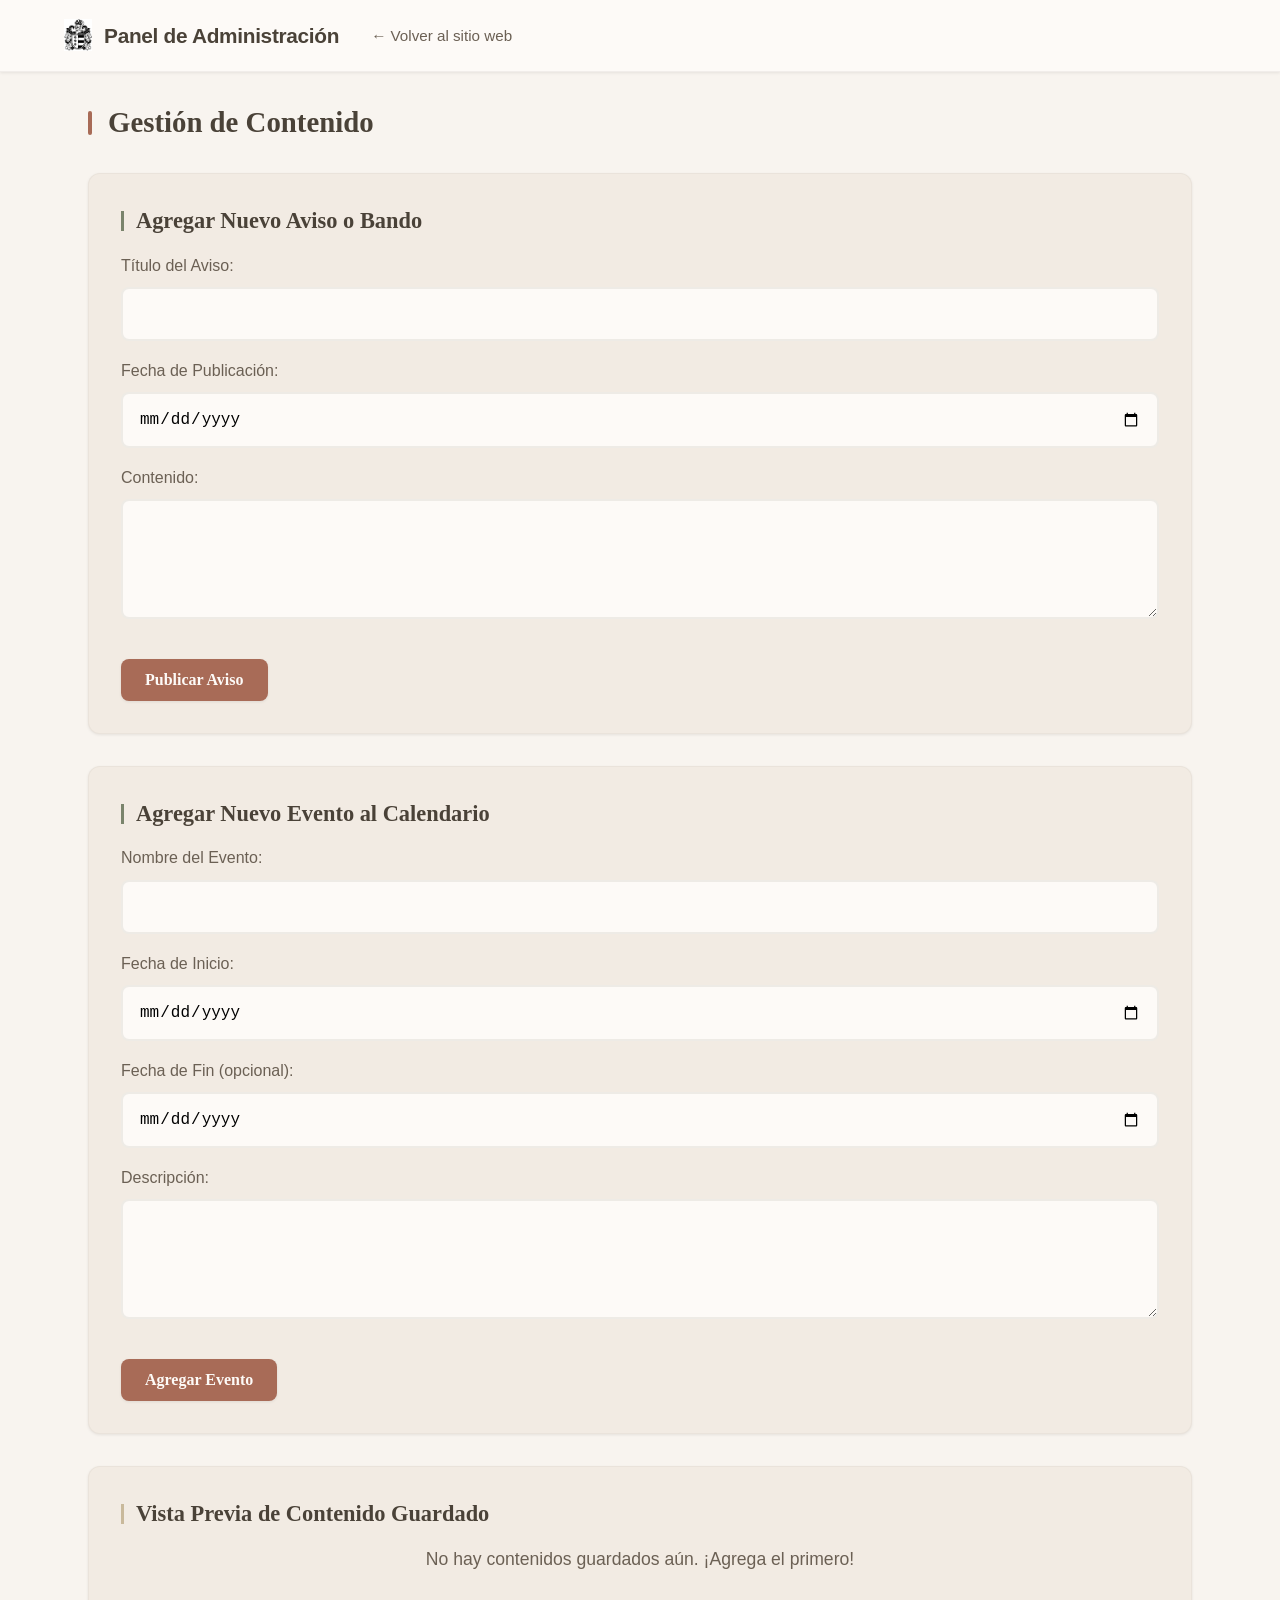
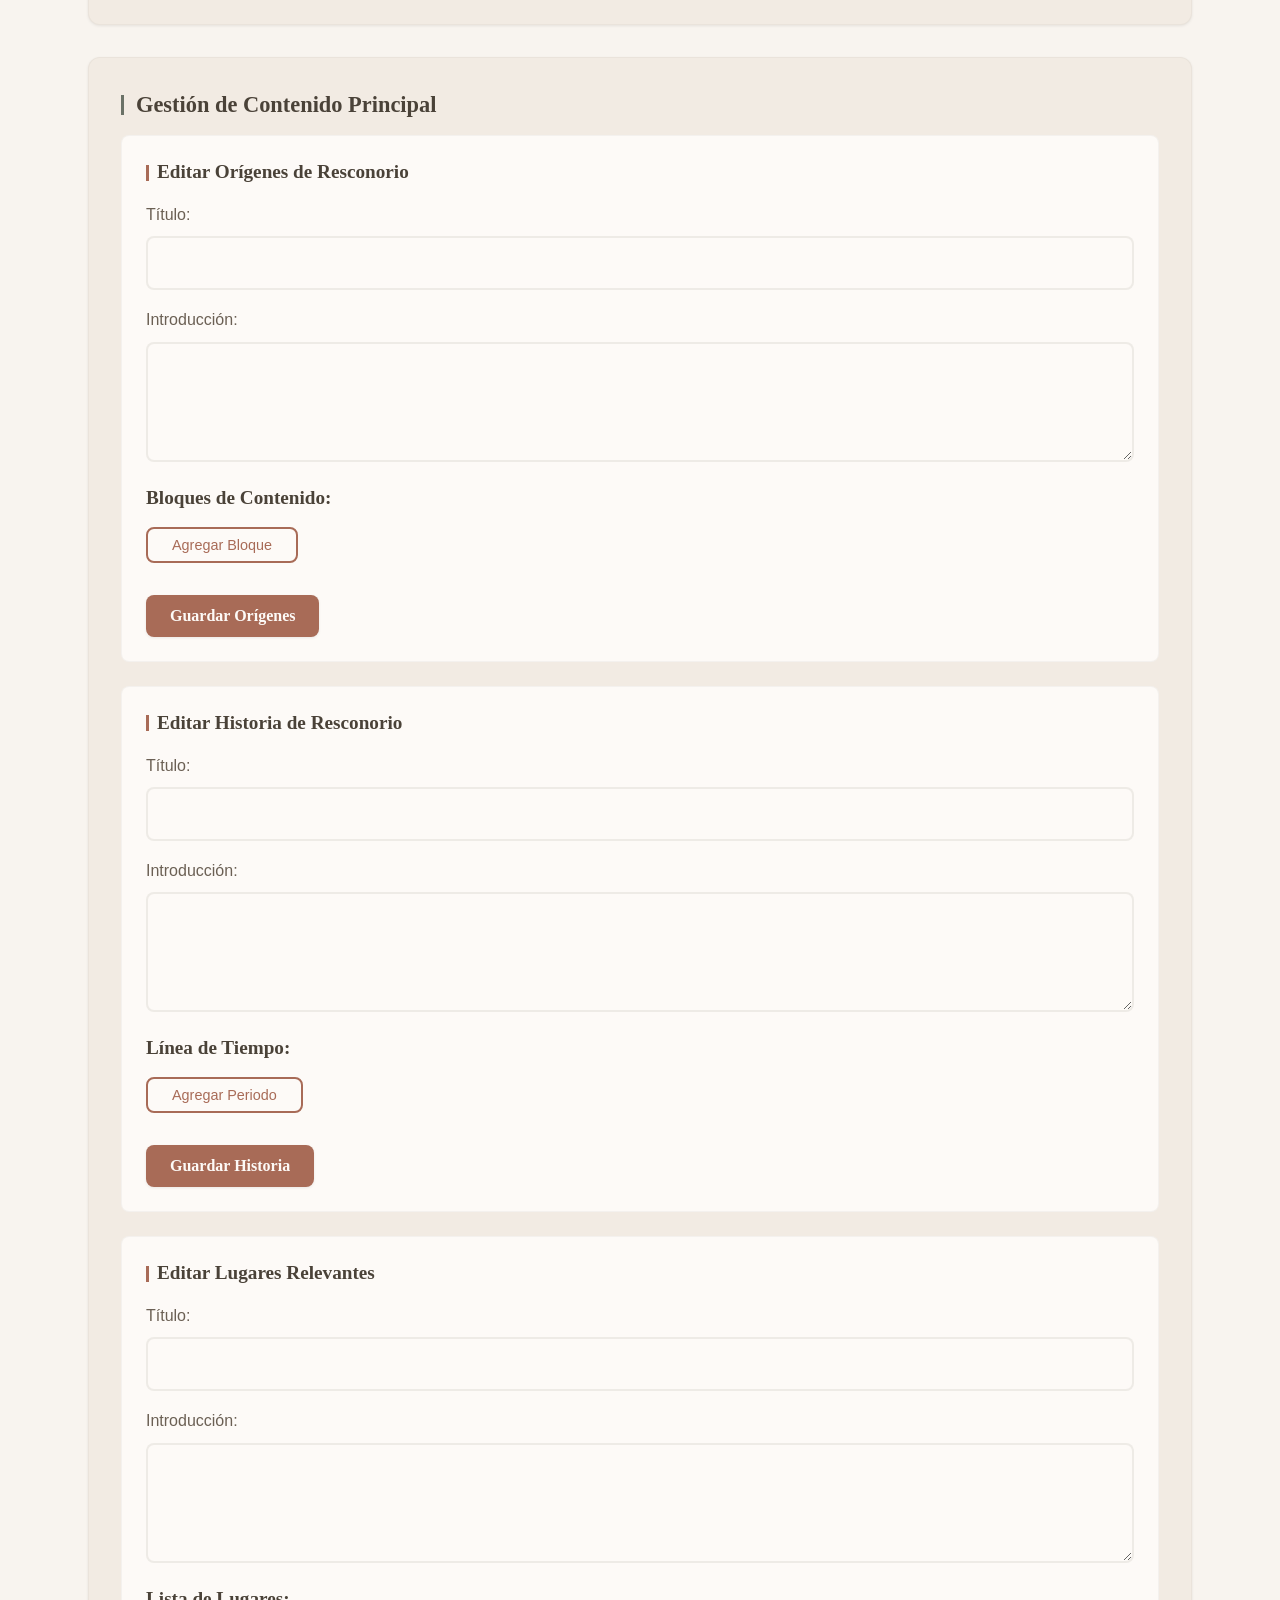
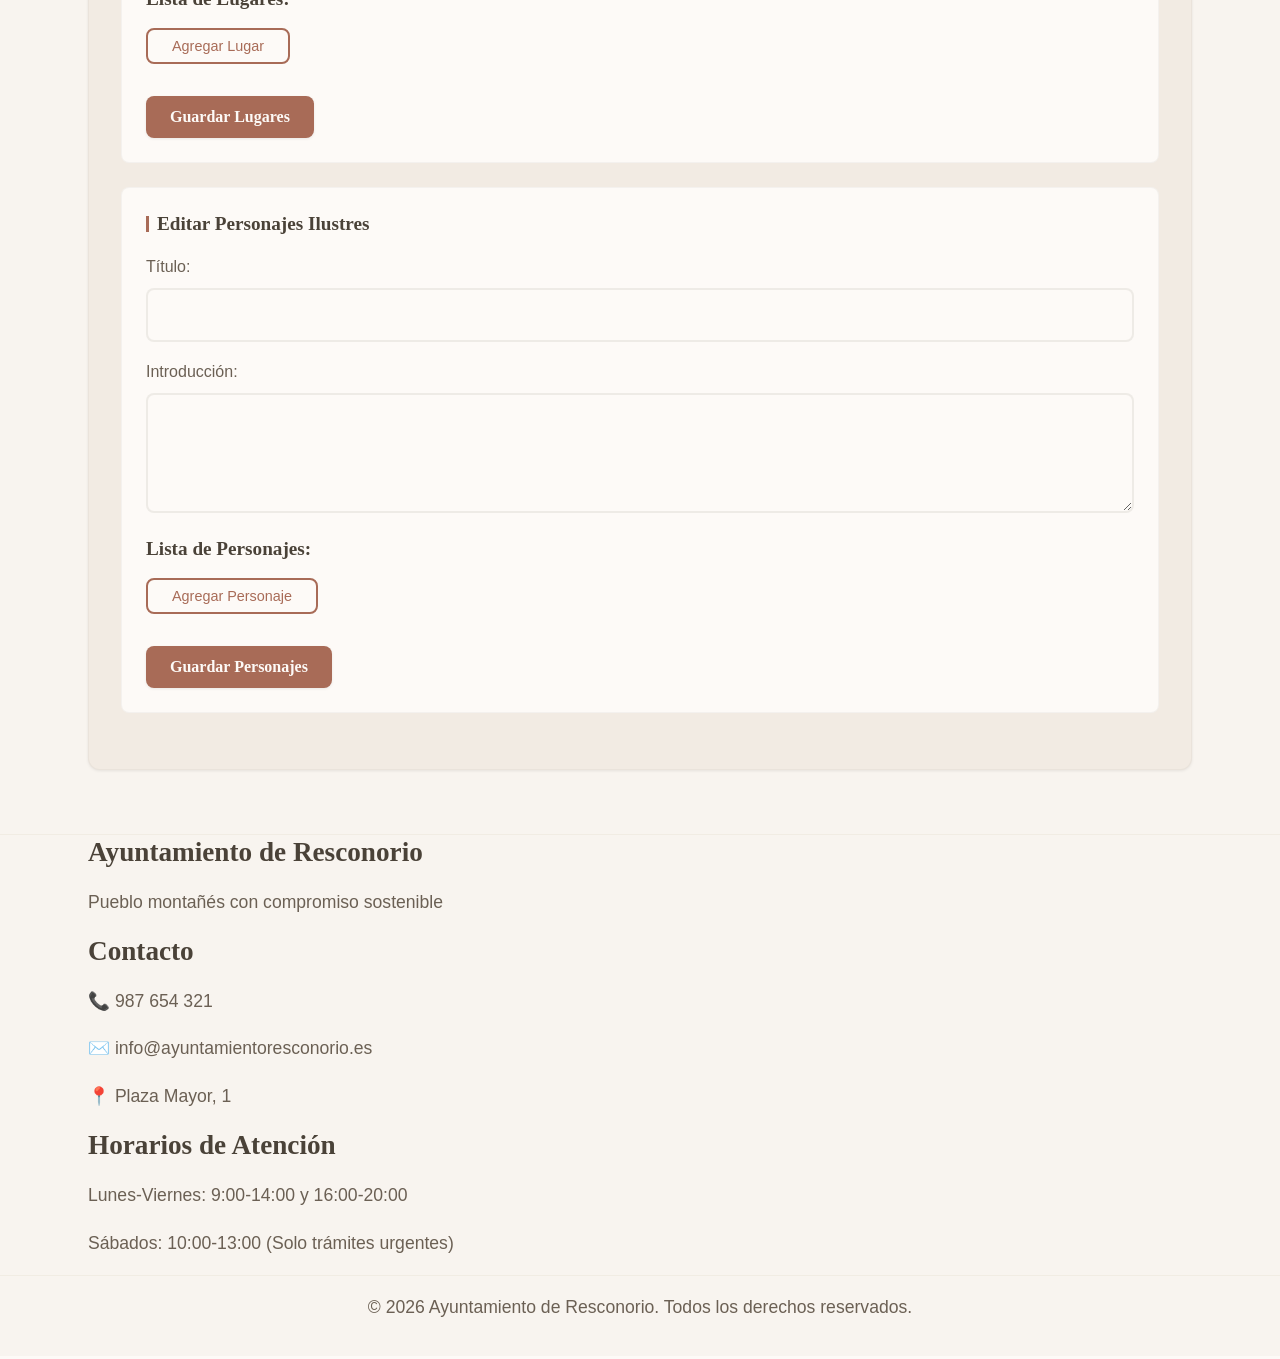
<file: admin.html>
<!DOCTYPE html>
<html lang="es">
<head>
    <meta charset="UTF-8">
    <meta name="viewport" content="width=device-width, initial-scale=1.0">
    <title>Panel de Administración - Ayuntamiento de Resconorio</title>
    <link rel="stylesheet" href="style.css">
</head>
<body>
    <!-- Header -->
    <header class="site-header">
        <div class="container header-inner">
            <div class="logo">
                <a href="index.html" class="logo-link">
                    <img src="images/icon.png" alt="Icono de Resconorio" class="logo-img">
                </a>
                <span class="logo-text">Panel de Administración</span>
            </div>
            <button class="nav-toggle" aria-label="Abrir menú de navegación" aria-controls="main-nav" aria-expanded="false">
                <span></span>
                <span></span>
                <span></span>
            </button>
            <nav class="main-nav" id="main-nav">
                <ul>
                    <li><a href="index.html">← Volver al sitio web</a></li>
                </ul>
            </nav>
        </div>
    </header>

    <!-- Main Content -->
    <main class="admin-main">
        <div class="container">
            <h2 class="section-title mb-8">Gestión de Contenido</h2>

            <!-- Add Notice Form -->
            <section class="form-section mb-8">
                <h3 class="mb-4">Agregar Nuevo Aviso o Bando</h3>
                <form id="avisoForm" class="space-y-4">
                    <div class="input-group">
                        <label for="avisoTitulo" class="block mb-2 font-medium text-gray-700">Título del Aviso:</label>
                        <input type="text" id="avisoTitulo" name="titulo" required
                               class="w-full px-4 py-2 border border-gray-300 rounded-md focus:outline-none focus:ring-2 focus:ring-primary focus:border-transparent transition-all">
                    </div>
                    <div class="input-group">
                        <label for="avisoFecha" class="block mb-2 font-medium text-gray-700">Fecha de Publicación:</label>
                        <input type="date" id="avisoFecha" name="fecha" required
                               class="w-full px-4 py-2 border border-gray-300 rounded-md focus:outline-none focus:ring-2 focus:ring-primary focus:border-transparent transition-all">
                    </div>
                    <div class="input-group">
                        <label for="avisoContenido" class="block mb-2 font-medium text-gray-700">Contenido:</label>
                        <textarea id="avisoContenido" name="contenido" required
                                  class="w-full px-4 py-2 border border-gray-300 rounded-md focus:outline-none focus:ring-2 focus:ring-primary focus:border-transparent transition-all min-h-[200px] resize-y"></textarea>
                    </div>
                    <button type="submit" class="btn-primary w-full mt-2">Publicar Aviso</button>
                </form>
            </section>

            <!-- Add Event Form -->
            <section class="form-section mb-8">
                <h3 class="mb-4">Agregar Nuevo Evento al Calendario</h3>
                <form id="eventoForm" class="space-y-4">
                    <div class="input-group">
                        <label for="eventoTitulo" class="block mb-2 font-medium text-gray-700">Nombre del Evento:</label>
                        <input type="text" id="eventoTitulo" name="titulo" required
                               class="w-full px-4 py-2 border border-gray-300 rounded-md focus:outline-none focus:ring-2 focus:ring-primary focus:border-transparent transition-all">
                    </div>
                    <div class="grid grid-cols-1 md:grid-cols-2 gap-4">
                        <div class="input-group">
                            <label for="eventoFechaInicio" class="block mb-2 font-medium text-gray-700">Fecha de Inicio:</label>
                            <input type="date" id="eventoFechaInicio" name="fechaInicio" required
                                   class="w-full px-4 py-2 border border-gray-300 rounded-md focus:outline-none focus:ring-2 focus:ring-primary focus:border-transparent transition-all">
                        </div>
                        <div class="input-group">
                            <label for="eventoFechaFin" class="block mb-2 font-medium text-gray-700">Fecha de Fin (opcional):</label>
                            <input type="date" id="eventoFechaFin" name="fechaFin"
                                   class="w-full px-4 py-2 border border-gray-300 rounded-md focus:outline-none focus:ring-2 focus:ring-primary focus:border-transparent transition-all">
                        </div>
                    </div>
                    <div class="input-group">
                        <label for="eventoDescripcion" class="block mb-2 font-medium text-gray-700">Descripción:</label>
                        <textarea id="eventoDescripcion" name="descripcion" required
                                  class="w-full px-4 py-2 border border-gray-300 rounded-md focus:outline-none focus:ring-2 focus:ring-primary focus:border-transparent transition-all min-h-[200px] resize-y"></textarea>
                    </div>
                    <button type="submit" class="btn-primary w-full mt-2">Agregar Evento</button>
                </form>
            </section>

            <!-- Preview Section -->
            <section class="preview-section mb-8">
                <h3 class="mb-4">Vista Previa de Contenido Guardado</h3>
                <div id="preview" class="space-y-4">
                    <p id="emptyState" class="text-center text-gray-500 py-8">No hay contenidos guardados aún. ¡Agrega el primero!</p>
                </div>
            </section>

            <!-- Content Management Sections -->
            <section id="content-management" class="mb-8">
                <h3 class="mb-4">Gestión de Contenido Principal</h3>
                <div class="content-management-section">

                    <!-- Orígenes Section -->
                    <div class="content-subsection space-y-4">
                        <h4 class="font-medium mb-2">Editar Orígenes de Resconorio</h4>
                        <form id="origenesForm" class="space-y-4">
                            <div class="input-group">
                                <label for="origenesTitle" class="block mb-2 font-medium text-gray-700">Título:</label>
                                <input type="text" id="origenesTitle" name="title" required
                                       class="w-full px-4 py-2 border border-gray-300 rounded-md focus:outline-none focus:ring-2 focus:ring-primary focus:border-transparent transition-all">
                            </div>
                            <div class="input-group">
                                <label for="origenesIntro" class="block mb-2 font-medium text-gray-700">Introducción:</label>
                                <textarea id="origenesIntro" name="intro" required
                                          class="w-full px-4 py-2 border border-gray-300 rounded-md focus:outline-none focus:ring-2 focus:ring-primary focus:border-transparent transition-all min-h-[150px] resize-y"></textarea>
                            </div>
                            <div id="origenesBlocks">
                                <div class="mb-4">
                                    <h5 class="font-semibold mb-2">Bloques de Contenido:</h5>
                                    <div id="origenesBlocksContainer" class="space-y-3 border-t pt-3">
                                        <!-- Bloques se agregarán dinámicamente -->
                                    </div>
                                    <button type="button" onclick="addOrigenesBlock()" class="btn-outline px-3 py-1 text-sm">Agregar Bloque</button>
                                </div>
                            </div>
                            <button type="submit" class="btn-primary w-full mt-4">Guardar Orígenes</button>
                        </form>
                    </div>

                    <!-- Historia Section -->
                    <div class="content-subsection space-y-4 mt-8">
                        <h4 class="font-medium mb-2">Editar Historia de Resconorio</h4>
                        <form id="historiaForm" class="space-y-4">
                            <div class="input-group">
                                <label for="historiaTitle" class="block mb-2 font-medium text-gray-700">Título:</label>
                                <input type="text" id="historiaTitle" name="title" required
                                       class="w-full px-4 py-2 border border-gray-300 rounded-md focus:outline-none focus:ring-2 focus:ring-primary focus:border-transparent transition-all">
                            </div>
                            <div class="input-group">
                                <label for="historiaIntro" class="block mb-2 font-medium text-gray-700">Introducción:</label>
                                <textarea id="historiaIntro" name="intro" required
                                          class="w-full px-4 py-2 border border-gray-300 rounded-md focus:outline-none focus:ring-2 focus:ring-primary focus:border-transparent transition-all min-h-[150px] resize-y"></textarea>
                            </div>
                            <div id="historiaTimeline">
                                <div class="mb-4">
                                    <h5 class="font-semibold mb-2">Línea de Tiempo:</h5>
                                    <div id="historiaTimelineContainer" class="space-y-3 border-t pt-3">
                                        <!-- Elementos de tiempo se agregarán dinámicamente -->
                                    </div>
                                    <button type="button" onclick="addHistoriaPeriod()" class="btn-outline px-3 py-1 text-sm">Agregar Periodo</button>
                                </div>
                            </div>
                            <button type="submit" class="btn-primary w-full mt-4">Guardar Historia</button>
                        </form>
                    </div>

                    <!-- Lugares Section -->
                    <div class="content-subsection space-y-4 mt-8">
                        <h4 class="font-medium mb-2">Editar Lugares Relevantes</h4>
                        <form id="lugaresForm" class="space-y-4">
                            <div class="input-group">
                                <label for="lugaresTitle" class="block mb-2 font-medium text-gray-700">Título:</label>
                                <input type="text" id="lugaresTitle" name="title" required
                                       class="w-full px-4 py-2 border border-gray-300 rounded-md focus:outline-none focus:ring-2 focus:ring-primary focus:border-transparent transition-all">
                            </div>
                            <div class="input-group">
                                <label for="lugaresIntro" class="block mb-2 font-medium text-gray-700">Introducción:</label>
                                <textarea id="lugaresIntro" name="intro" required
                                          class="w-full px-4 py-2 border border-gray-300 rounded-md focus:outline-none focus:ring-2 focus:ring-primary focus:border-transparent transition-all min-h-[150px] resize-y"></textarea>
                            </div>
                            <div id="lugaresList">
                                <div class="mb-4">
                                    <h5 class="font-semibold mb-2">Lista de Lugares:</h5>
                                    <div id="lugaresListContainer" class="space-y-3 border-t pt-3">
                                        <!-- Lugares se agregarán dinámicamente -->
                                    </div>
                                    <button type="button" onclick="addLugar()" class="btn-outline px-3 py-1 text-sm">Agregar Lugar</button>
                                </div>
                            </div>
                            <button type="submit" class="btn-primary w-full mt-4">Guardar Lugares</button>
                        </form>
                    </div>

                    <!-- Personajes Section -->
                    <div class="content-subsection space-y-4 mt-8">
                        <h4 class="font-medium mb-2">Editar Personajes Ilustres</h4>
                        <form id="personajesForm" class="space-y-4">
                            <div class="input-group">
                                <label for="personajesTitle" class="block mb-2 font-medium text-gray-700">Título:</label>
                                <input type="text" id="personajesTitle" name="title" required
                                       class="w-full px-4 py-2 border border-gray-300 rounded-md focus:outline-none focus:ring-2 focus:ring-primary focus:border-transparent transition-all">
                            </div>
                            <div class="input-group">
                                <label for="personajesIntro" class="block mb-2 font-medium text-gray-700">Introducción:</label>
                                <textarea id="personajesIntro" name="intro" required
                                          class="w-full px-4 py-2 border border-gray-300 rounded-md focus:outline-none focus:ring-2 focus:ring-primary focus:border-transparent transition-all min-h-[100px] resize-y"></textarea>
                            </div>
                            <div id="personajesList">
                                <div class="mb-4">
                                    <h5 class="font-semibold mb-2">Lista de Personajes:</h5>
                                    <div id="personajesListContainer" class="space-y-3 border-t pt-3">
                                        <!-- Personajes se agregarán dinámicamente -->
                                    </div>
                                    <button type="button" onclick="addPersonaje()" class="btn-outline px-3 py-1 text-sm">Agregar Personaje</button>
                            </div>
                        </div>
                        <button type="submit" class="btn-primary w-full mt-4">Guardar Personajes</button>
                    </form>
                </div>
            </div>
        </section>
        </div>
    </main>

    <!-- Footer -->
    <footer class="site-footer">
        <div class="container footer-content">
            <div class="footer-section">
                <h3>Ayuntamiento de Resconorio</h3>
                <p>Pueblo montañés con compromiso sostenible</p>
            </div>
            <div class="footer-section">
                <h3>Contacto</h3>
                <p>📞 987 654 321</p>
                <p>✉️ info@ayuntamientoresconorio.es</p>
                <p>📍 Plaza Mayor, 1</p>
            </div>
            <div class="footer-section">
                <h3>Horarios de Atención</h3>
                <p>Lunes-Viernes: 9:00-14:00 y 16:00-20:00</p>
                <p>Sábados: 10:00-13:00 (Solo trámites urgentes)</p>
            </div>
        </div>
        <div class="footer-bottom">
            <p>&copy; 2026 Ayuntamiento de Resconorio. Todos los derechos reservados.</p>
        </div>
    </footer>

    <script>
        // Mobile navigation toggle
        document.addEventListener('DOMContentLoaded', function() {
            const navToggle = document.querySelector('.nav-toggle');
            const mainNav = document.getElementById('main-nav');

            navToggle.addEventListener('click', function() {
                const isExpanded = navToggle.getAttribute('aria-expanded') === 'true';
                navToggle.setAttribute('aria-expanded', !isExpanded);
                mainNav.classList.toggle('open');
            });

            // Close mobile menu when clicking a link
            const navLinks = document.querySelectorAll('.main-nav li a');
            navLinks.forEach(link => {
                link.addEventListener('click', function() {
                    if (window.innerWidth <= 768) {
                        navToggle.setAttribute('aria-expanded', 'false');
                        mainNav.classList.remove('open');
                    }
                });
            });
        });

        // Storage keys
        const AVISOS_KEY = 'resconorio_avisos';
        const EVENTOS_KEY = 'resconorio_eventos';

        // Load data from localStorage on page load
        document.addEventListener('DOMContentLoaded', function() {
            loadAvisos();
            loadEventos();
        });

        // Avisos Form Submission
        document.getElementById('avisoForm').addEventListener('submit', function(e) {
            e.preventDefault();
            const titulo = document.getElementById('avisoTitulo').value.trim();
            const fecha = document.getElementById('avisoFecha').value;
            const contenido = document.getElementById('avisoContenido').value.trim();

            if (!titulo || !fecha || !contenido) {
                alert('Por favor, complete todos los campos');
                return;
            }

            const avisos = JSON.parse(localStorage.getItem(AVISOS_KEY) || '[]');
            const nuevoAviso = {
                id: Date.now(),
                titulo: titulo,
                fecha: fecha,
                contenido: contenido
            };

            avisos.push(nuevoAviso);
            localStorage.setItem(AVISOS_KEY, JSON.stringify(avisos));

            // Reset form and update preview
            this.reset();
            loadAvisos();
            showSuccess('Aviso publicado correctamente');
        });

        // Eventos Form Submission
        document.getElementById('eventoForm').addEventListener('submit', function(e) {
            e.preventDefault();
            const titulo = document.getElementById('eventoTitulo').value.trim();
            const fechaInicio = document.getElementById('eventoFechaInicio').value;
            const fechaFin = document.getElementById('eventoFechaFin').value;
            const descripcion = document.getElementById('eventoDescripcion').value.trim();

            if (!titulo || !fechaInicio || !descripcion) {
                alert('Por favor, complete los campos obligatorios');
                return;
            }

            const eventos = JSON.parse(localStorage.getItem(EVENTOS_KEY) || '[]');
            const nuevoEvento = {
                id: Date.now(),
                titulo: titulo,
                fechaInicio: fechaInicio,
                fechaFin: fechaFin || null,
                descripcion: descripcion
            };

            eventos.push(nuevoEvento);
            localStorage.setItem(EVENTOS_KEY, JSON.stringify(eventos));

            // Reset form and update preview
            this.reset();
            loadEventos();
            showSuccess('Evento agregado correctamente');
        });

        // Load and display avisos
        function loadAvisos() {
            const avisos = JSON.parse(localStorage.getItem(AVISOS_KEY) || '[]');
            const previewDiv = document.getElementById('preview');

            // Clear existing avisos section (but keep events)
            const existingAvisos = previewDiv.querySelectorAll('.aviso-section');
            existingAvisos.forEach(el => el.remove());

            if (avisos.length === 0) {
                const emptyState = previewDiv.querySelector('#emptyState');
                if (emptyState) emptyState.style.display = 'block';
                return;
            }

            // Hide empty state if there are avisos
            const emptyState = previewDiv.querySelector('#emptyState');
            if (emptyState) emptyState.style.display = 'none';

            // Create avisos section if it doesn't exist
            let avisoSection = previewDiv.querySelector('.aviso-section');
            if (!avisoSection) {
                avisoSection = document.createElement('div');
                avisoSection.className = 'aviso-section';
                avisoSection.innerHTML = '<h3 class="mb-4">Avisos Municipales</h3>';
                previewDiv.insertBefore(avisoSection, previewDiv.firstChild);
            }

            // Add each aviso
            avisos.forEach(aviso => {
                const avisoElement = document.createElement('div');
                avisoElement.className = 'aviso-card p-4 border rounded-lg mb-4';
                avisoElement.innerHTML = `
                    <h4 class="font-semibold mb-2">${aviso.titulo}</h4>
                    <p class="text-sm text-gray-500 mb-2"><em>${new Date(aviso.fecha).toLocaleDateString('es-ES')}</em></p>
                    <p class="text-gray-700 mb-3">${aviso.contenido}</p>
                    <button class="btn-outline px-3 py-1 text-sm" onclick="deleteAviso(${aviso.id})">Eliminar</button>
                `;
                avisoSection.appendChild(avisoElement);
            });
        }

        // Load and display eventos
        function loadEventos() {
            const eventos = JSON.parse(localStorage.getItem(EVENTOS_KEY) || '[]');
            const previewDiv = document.getElementById('preview');

            // Clear existing eventos section (but keep avisos)
            const existingEventos = previewDiv.querySelectorAll('.evento-section');
            existingEventos.forEach(el => el.remove());

            if (eventos.length === 0) {
                // Only show empty state if no avisos either
                const avisos = JSON.parse(localStorage.getItem(AVISOS_KEY) || '[]');
                if (avisos.length === 0) {
                    const emptyState = previewDiv.querySelector('#emptyState');
                    if (emptyState) emptyState.style.display = 'block';
                }
                return;
            }

            // Hide empty state if there are eventos
            const emptyState = previewDiv.querySelector('#emptyState');
            if (emptyState) emptyState.style.display = 'none';

            // Create eventos section
            let eventoSection = previewDiv.querySelector('.evento-section');
            if (!eventoSection) {
                eventoSection = document.createElement('div');
                eventoSection.className = 'evento-section';
                eventoSection.innerHTML = '<h3 class="mb-4">Eventos del Calendario</h3>';
                previewDiv.appendChild(eventoSection);
            }

            // Add each evento
            eventos.forEach(evento => {
                const fechaFinTexto = evento.fechaFin
                    ? ` al ${new Date(evento.fechaFin).toLocaleDateString('es-ES')}`
                    : '';
                const fechaInicioTexto = new Date(evento.fechaInicio).toLocaleDateString('es-ES');

                const eventoElement = document.createElement('div');
                eventoElement.className = 'evento-card p-4 border rounded-lg mb-4';
                eventoElement.innerHTML = `
                    <h4 class="font-semibold mb-2">${evento.titulo}</h4>
                    <p class="text-sm text-gray-500 mb-2"><strong>Fecha:</strong> ${fechaInicioTexto}${fechaFinTexto}</p>
                    <p class="text-gray-700 mb-3">${evento.descripcion}</p>
                    <button class="btn-outline px-3 py-1 text-sm" onclick="deleteEvento(${evento.id})">Eliminar</button>
                `;
                eventoSection.appendChild(eventoElement);
            });
        }

        // Delete functions
        window.deleteAviso = function(id) {
            if (!confirm('¿Está seguro de eliminar este aviso?')) return;
            const avisos = JSON.parse(localStorage.getItem(AVISOS_KEY) || '[]');
            const filtered = avisos.filter(aviso => aviso.id !== id);
            localStorage.setItem(AVISOS_KEY, JSON.stringify(filtered));
            loadAvisos();
            showSuccess('Aviso eliminado');
        };

        window.deleteEvento = function(id) {
            if (!confirm('¿Está seguro de eliminar este evento?')) return;
            const eventos = JSON.parse(localStorage.getItem(EVENTOS_KEY) || '[]');
            const filtered = eventos.filter(evento => evento.id !== id);
            localStorage.setItem(EVENTOS_KEY, JSON.stringify(filtered));
            loadEventos();
            showSuccess('Evento eliminado');
        };

        // Show success message
        function showSuccess(message) {
            // Remove any existing success message
            const existingMsg = document.querySelector('.success-message');
            if (existingMsg) existingMsg.remove();

            const successMsg = document.createElement('div');
            successMsg.className = 'success-message px-4 py-2 mb-4 rounded-lg';
            successMsg.textContent = message;
            successMsg.style.backgroundColor = '#10b981'; // success color
            successMsg.style.color = 'white';

            document.querySelector('.admin-main .container').insertBefore(successMsg, document.querySelector('.admin-main .container').firstChild);

            // Fade in
            requestAnimationFrame(() => {
                successMsg.style.opacity = '1';
            });

            // Remove after 3 seconds
            setTimeout(() => {
                successMsg.style.opacity = '0';
                setTimeout(() => {
                    if (successMsg.parentNode) {
                        successMsg.parentNode.removeChild(successMsg);
                    }
                }, 300);
            }, 3000);
        }

        // Content Management Functions
        let contentData = {};

        // Load content from db.json on page load
        document.addEventListener('DOMContentLoaded', function() {
            loadAvisos();
            loadEventos();
            loadContentData(); // This now checks localStorage first
            loadContentForms();
        });

        // Load content data - check localStorage first, then fall back to db.json
        async function loadContentData() {
            try {
                // Check localStorage first for saved customizations
                const savedData = localStorage.getItem('resconorio_content');
                if (savedData) {
                    contentData = JSON.parse(savedData);
                    return;
                }

                // If nothing in localStorage, fetch from db.json
                const response = await fetch('db.json');
                contentData = await response.json();
            } catch (error) {
                console.error('Error loading content data:', error);
                // Fallback to default content if both fail
                contentData = {
                    origenes: {
                        title: "Orígenes de Resconorio",
                        intro: "Descubre el nacimiento y los primeros asentamientos que darían origen a nuestro querido pueblo montañés.",
                        blocks: []
                    },
                    historia: {
                        title: "Historia de Resconorio",
                        intro: "Un recorrido por los acontecimientos más significativos que han forjado la identidad de nuestro pueblo a lo largo de los siglos.",
                        timeline: []
                    },
                    lugares: {
                        title: "Lugares Relevantes de Resconorio",
                        intro: "Descubre los sitios más emblemáticos, naturales e históricos que hacen únicos a nuestros paisajes y patrimonio.",
                        places: []
                    },
                    personajes: {
                        title: "Personajes Ilustres de Resconorio",
                        intro: "Conoce a las mujeres y hombres que han dejado huella en Resconorio a través de sus acciones, creaciones o liderazgo.",
                        people: []
                    }
                };
            }
        }

        // Load content into forms
        function loadContentForms() {
            loadOrigenesForm();
            loadHistoriaForm();
            loadLugaresForm();
            loadPersonajesForm();
        }

        // Orígenes Form Functions
        function loadOrigenesForm() {
            const data = contentData.origenes || {};
            document.getElementById('origenesTitle').value = data.title || '';
            document.getElementById('origenesIntro').value = data.intro || '';

            const container = document.getElementById('origenesBlocksContainer');
            container.innerHTML = '';

            (data.blocks || []).forEach((block, index) => {
                addOrigenesBlock(index, block.title, block.content);
            });
        }

        function addOrigenesBlock(index = null, title = '', content = '') {
            const container = document.getElementById('origenesBlocksContainer');
            const blockIndex = index !== null ? index : container.children.length;

            const blockDiv = document.createElement('div');
            blockDiv.className = 'space-y-2 border rounded p-3';
            blockDiv.innerHTML = `
                <div class="flex justify-between items-start">
                    <div>
                        <label for="origenesTitle_${blockIndex}" class="block mb-1 font-medium text-gray-700">Título del Bloque:</label>
                        <input type="text" id="origenesTitle_${blockIndex}" name="origenesTitle[]"
                               class="w-full px-3 py-1 border border-gray-300 rounded-md focus:outline-none focus:ring-2 focus:ring-primary focus:border-transparent">
                    </div>
                    <button type="button" onclick="removeOrigenesBlock(this)" class="text-red-500 hover:text-red-700">×</button>
                </div>
                <div>
                    <label for="origenesContent_${blockIndex}" class="block mb-1 font-medium text-gray-700">Contenido:</label>
                    <textarea id="origenesContent_${blockIndex}" name="origenesContent[]"
                              class="w-full px-3 py-1 border border-gray-300 rounded-md focus:outline-none focus:ring-2 focus:ring-primary focus:border-transparent min-h-[80px] resize-y">${content}</textarea>
                </div>
            `;

            container.appendChild(blockDiv);
        }

        function removeOrigenesBlock(button) {
            button.parentElement.parentElement.remove();
        }

        // Historia Form Functions
        function loadHistoriaForm() {
            const data = contentData.historia || {};
            document.getElementById('historiaTitle').value = data.title || '';
            document.getElementById('historiaIntro').value = data.intro || '';

            const container = document.getElementById('historiaTimelineContainer');
            container.innerHTML = '';

            (data.timeline || []).forEach((period, index) => {
                addHistoriaPeriod(index, period.period, period.content);
            });
        }

        function addHistoriaPeriod(index = null, period = '', content = '') {
            const container = document.getElementById('historiaTimelineContainer');
            const periodIndex = index !== null ? index : container.children.length;

            const periodDiv = document.createElement('div');
            periodDiv.className = 'space-y-2 border rounded p-3';
            periodDiv.innerHTML = `
                <div class="flex justify-between items-start">
                    <div>
                        <label for="historiaPeriod_${periodIndex}" class="block mb-1 font-medium text-gray-700">Periodo:</label>
                        <input type="text" id="historiaPeriod_${periodIndex}" name="historiaPeriod[]"
                               class="w-full px-3 py-1 border border-gray-300 rounded-md focus:outline-none focus:ring-2 focus:ring-primary focus:border-transparent">
                    </div>
                    <button type="button" onclick="removeHistoriaPeriod(this)" class="text-red-500 hover:text-red-700">×</button>
                </div>
                <div>
                    <label for="historiaContent_${periodIndex}" class="block mb-1 font-medium text-gray-700">Contenido:</label>
                    <textarea id="historiaContent_${periodIndex}" name="historiaContent[]"
                              class="w-full px-3 py-1 border border-gray-300 rounded-md focus:outline-none focus:ring-2 focus:ring-primary focus:border-transparent min-h-[80px] resize-y">${content}</textarea>
                </div>
            `;

            container.appendChild(periodDiv);
        }

        function removeHistoriaPeriod(button) {
            button.parentElement.parentElement.remove();
        }

        // Lugares Form Functions
        function loadLugaresForm() {
            const data = contentData.lugares || {};
            document.getElementById('lugaresTitle').value = data.title || '';
            document.getElementById('lugaresIntro').value = data.intro || '';

            const container = document.getElementById('lugaresListContainer');
            container.innerHTML = '';

            (data.places || []).forEach((lugar, index) => {
                addLugar(index, lugar.icon, lugar.title, lugar.description);
            });
        }

        function addLugar(index = null, icon = '', title = '', description = '') {
            const container = document.getElementById('lugaresListContainer');
            const lugarIndex = index !== null ? index : container.children.length;

            const lugarDiv = document.createElement('div');
            lugarDiv.className = 'space-y-2 border rounded p-3';
            lugarDiv.innerHTML = `
                <div class="flex justify-between items-start">
                    <div>
                        <label for="lugaresIcon_${lugarIndex}" class="block mb-1 font-medium text-gray-700">Icono (emoji):</label>
                        <input type="text" id="lugaresIcon_${lugarIndex}" name="lugaresIcon[]"
                               class="w-full px-3 py-1 border border-gray-300 rounded-md focus:outline-none focus:ring-2 focus:ring-primary focus:border-transparent" value="${icon}" maxlength="2">
                    </div>
                    <button type="button" onclick="removeLugar(this)" class="text-red-500 hover:text-red-700">×</button>
                </div>
                <div>
                    <label for="lugaresTitle_${lugarIndex}" class="block mb-1 font-medium text-gray-700">Nombre del Lugar:</label>
                    <input type="text" id="lugaresTitle_${lugarIndex}" name="lugaresTitle[]"
                           class="w-full px-3 py-1 border border-gray-300 rounded-md focus:outline-none focus:ring-2 focus:ring-primary focus:border-transparent" value="${title}">
                </div>
                <div>
                    <label for="lugaresDescription_${lugarIndex}" class="block mb-1 font-medium text-gray-700">Descripción:</label>
                    <textarea id="lugaresDescription_${lugarIndex}" name="lugaresDescription[]"
                              class="w-full px-3 py-1 border border-gray-300 rounded-md focus:outline-none focus:ring-2 focus:ring-primary focus:border-transparent min-h-[80px] resize-y">${description}</textarea>
                </div>
            `;

            container.appendChild(lugarDiv);
        }

        function removeLugar(button) {
            button.parentElement.parentElement.remove();
        }

        // Personajes Form Functions
        function loadPersonajesForm() {
            const data = contentData.personajes || {};
            document.getElementById('personajesTitle').value = data.title || '';
            document.getElementById('personajesIntro').value = data.intro || '';

            const container = document.getElementById('personajesListContainer');
            container.innerHTML = '';

            (data.people || []).forEach((personaje, index) => {
                addPersonaje(index, personaje.name, personaje.description);
            });
        }

        function addPersonaje(index = null, name = '', description = '') {
            const container = document.getElementById('personajesListContainer');
            const personajeIndex = index !== null ? index : container.children.length;

            const personajeDiv = document.createElement('div');
            personajeDiv.className = 'space-y-2 border rounded p-3';
            personajeDiv.innerHTML = `
                <div class="flex justify-between items-start">
                    <div>
                        <label for="personajesName_${personajeIndex}" class="block mb-1 font-medium text-gray-700">Nombre del Personaje:</label>
                        <input type="text" id="personajesName_${personajeIndex}" name="personajesName[]"
                               class="w-full px-3 py-1 border border-gray-300 rounded-md focus:outline-none focus:ring-2 focus:ring-primary focus:border-transparent" value="${name}">
                    </div>
                    <button type="button" onclick="removePersonaje(this)" class="text-red-500 hover:text-red-700">×</button>
                </div>
                <div>
                    <label for="personajesDescription_${personajeIndex}" class="block mb-1 font-medium text-gray-700">Descripción / Logros:</label>
                    <textarea id="personajesDescription_${personajeIndex}" name="personajesDescription[]"
                              class="w-full px-3 py-1 border border-gray-300 rounded-md focus:outline-none focus:ring-2 focus:ring-primary focus:border-transparent min-h-[80px] resize-y">${description}</textarea>
                </div>
            `;

            container.appendChild(personajeDiv);
        }

        function removePersonaje(button) {
            button.parentElement.parentElement.remove();
        }

        // Form Submit Handlers
        document.getElementById('origenesForm').addEventListener('submit', function(e) {
            e.preventDefault();

            const title = document.getElementById('origenesTitle').value.trim();
            const intro = document.getElementById('origenesIntro').value.trim();

            if (!title || !intro) {
                alert('Por favor, complete el título y la introducción');
                return;
            }

            const blocks = [];
            const titleInputs = document.querySelectorAll('[name="origenesTitle[]"]');
            const contentInputs = document.querySelectorAll('[name="origenesContent[]"]');

            titleInputs.forEach((titleInput, index) => {
                const title = titleInput.value.trim();
                const content = contentInputs[index] ? contentInputs[index].value.trim() : '';

                if (title) {
                    blocks.push({
                        titulo: title,
                        contenido: content
                    });
                }
            });

            if (blocks.length === 0) {
                alert('Por favor, agregue al menos un bloque de contenido');
                return;
            }

            // Update contentData
            contentData.origenes = {
                title: title,
                intro: intro,
                blocks: blocks
            };

            // Save to db.json
            saveContentData()
                .then(() => {
                    showSuccess('Orígenes guardados correctamente');
                })
                .catch(error => {
                    console.error('Error saving content:', error);
                    showSuccess('Error al guardar los orígenes');
                });
        });

        document.getElementById('historiaForm').addEventListener('submit', function(e) {
            e.preventDefault();

            const title = document.getElementById('historiaTitle').value.trim();
            const intro = document.getElementById('historiaIntro').value.trim();

            if (!title || !intro) {
                alert('Por favor, complete el título y la introducción');
                return;
            }

            const timeline = [];
            const periodInputs = document.querySelectorAll('[name="historiaPeriod[]"]');
            const contentInputs = document.querySelectorAll('[name="historiaContent[]"]');

            periodInputs.forEach((periodInput, index) => {
                const period = periodInput.value.trim();
                const content = contentInputs[index] ? contentInputs[index].value.trim() : '';

                if (period) {
                    timeline.push({
                        periodo: period,
                        contenido: content
                    });
                }
            });

            if (timeline.length === 0) {
                alert('Por favor, agregue al menos un periodo histórico');
                return;
            }

            // Update contentData
            contentData.historia = {
                title: title,
                intro: intro,
                timeline: timeline
            };

            // Save to db.json
            saveContentData()
                .then(() => {
                    showSuccess('Historia guardada correctamente');
                })
                .catch(error => {
                    console.error('Error saving content:', error);
                    showSuccess('Error al guardar la historia');
                });
        });

        document.getElementById('lugaresForm').addEventListener('submit', function(e) {
            e.preventDefault();

            const title = document.getElementById('lugaresTitle').value.trim();
            const intro = document.getElementById('lugaresIntro').value.trim();

            if (!title || !intro) {
                alert('Por favor, complete el título y la introducción');
                return;
            }

            const places = [];
            const iconInputs = document.querySelectorAll('[name="lugaresIcon[]"]');
            const titleInputs = document.querySelectorAll('[name="lugaresTitle[]"]');
            const descriptionInputs = document.querySelectorAll('[name="lugaresDescription[]"]');

            iconInputs.forEach((iconInput, index) => {
                const icon = iconInput.value.trim() || '📍';
                const title = titleInputs[index] ? titleInputs[index].value.trim() : '';
                const description = descriptionInputs[index] ? descriptionInputs[index].value.trim() : '';

                if (title) {
                    places.push({
                        icon: icon,
                        titulo: title,
                        descripcion: description
                    });
                }
            });

            if (places.length === 0) {
                alert('Por favor, agregue al menos un lugar');
                return;
            }

            // Update contentData
            contentData.lugares = {
                title: title,
                intro: intro,
                lugares: places
            };

            // Save to db.json
            saveContentData()
                .then(() => {
                    showSuccess('Lugares guardados correctamente');
                })
                .catch(error => {
                    console.error('Error saving content:', error);
                    showSuccess('Error al guardar los lugares');
                });
        });

        document.getElementById('personajesForm').addEventListener('submit', function(e) {
            e.preventDefault();

            const title = document.getElementById('personajesTitle').value.trim();
            const intro = document.getElementById('personajesIntro').value.trim();

            if (!title || !intro) {
                alert('Por favor, complete el título y la introducción');
                return;
            }

            const people = [];
            const nameInputs = document.querySelectorAll('[name="personajesName[]"]');
            const descriptionInputs = document.querySelectorAll('[name="personajesDescription[]"]');

            nameInputs.forEach((nameInput, index) => {
                const name = nameInput.value.trim();
                const description = descriptionInputs[index] ? descriptionInputs[index].value.trim() : '';

                if (name) {
                    people.push({
                        nombre: name,
                        descripcion: description
                    });
                }
            });

            if (people.length === 0) {
                alert('Por favor, agregue al menos un personaje');
                return;
            }

            // Update contentData
            contentData.personajes = {
                title: title,
                intro: intro,
                personas: people
            };

            // Save to db.json
            saveContentData()
                .then(() => {
                    showSuccess('Personajes guardados correctamente');
                })
                .catch(error => {
                    console.error('Error saving content:', error);
                    showSuccess('Error al guardar los personajes');
                });
        });

        // Save content data to localStorage (simulating db.json update)
        async function saveContentData() {
            // In a real application, this would send data to a backend API to update db.json
            // For this demo, we'll save to localStorage which is checked by loadContentData

            try {
                // Simulate API call to save data
                await new Promise(resolve => setTimeout(resolve, 500));

                // Save to localStorage for persistence
                localStorage.setItem('resconorio_content', JSON.stringify(contentData));

                // Also update the actual db.json file by fetching it and updating it
                // Note: In a real browser environment, we can't actually write to files on the server
                // This would require a backend API endpoint. For demo purposes, we're just using localStorage.

                console.log('Content saved to localStorage:', contentData);
                return true;
            } catch (error) {
                throw error;
            }
        }

        // Load saved data from localStorage if available
        function loadSavedContentFromStorage() {
            try {
                const savedData = localStorage.getItem('resconorio_content');
                if (savedData) {
                    contentData = JSON.parse(savedData);
                }
            } catch (error) {
                console.error('Error loading saved content from storage:', error);
            }
        }
    </script>
</body>
</html>
</file>
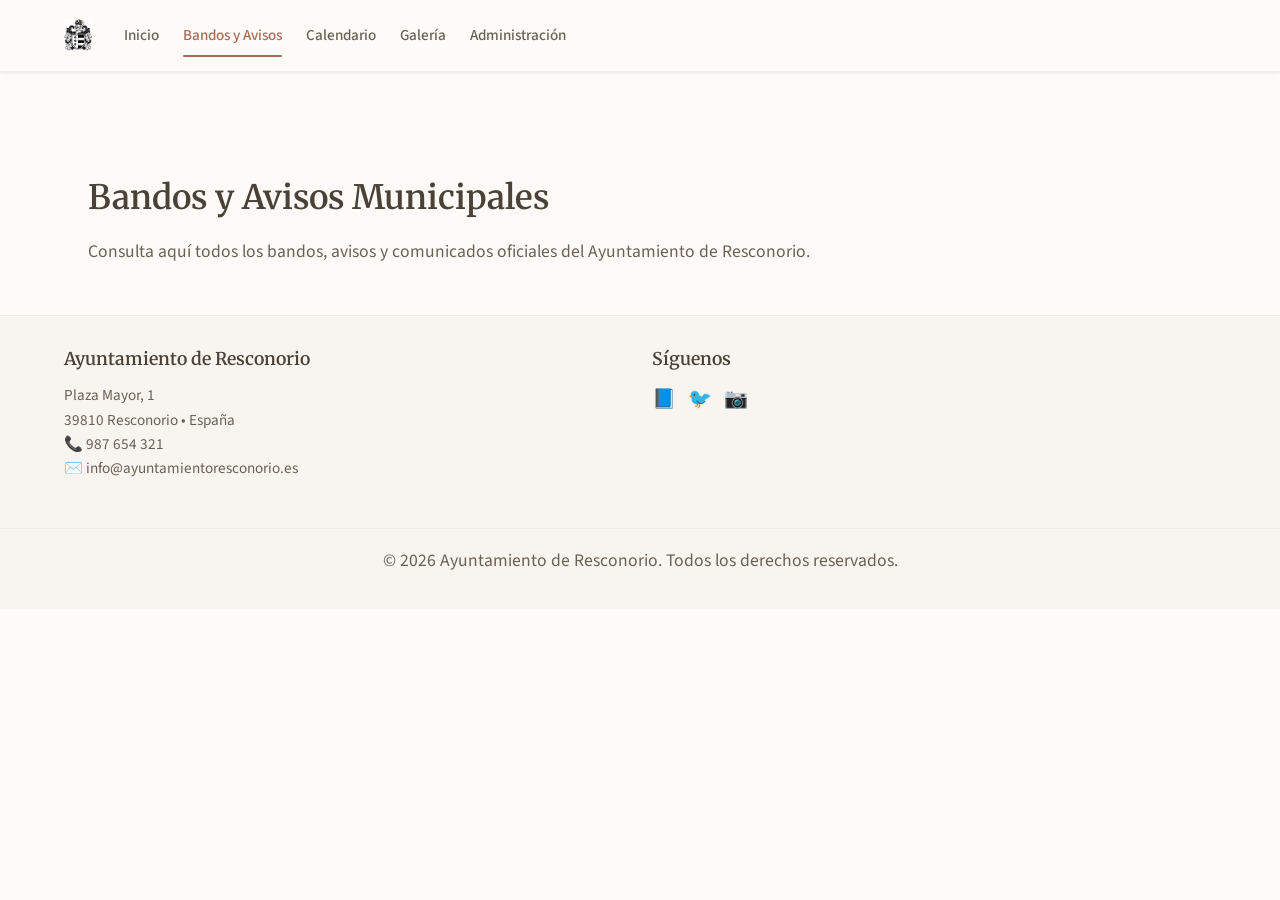
<file: bandos.html>
<!DOCTYPE html>
<html lang="es">
<head>
    <meta charset="UTF-8">
    <meta name="viewport" content="width=device-width, initial-scale=1.0">
    <title>Bandos Municipales - Ayuntamiento de Resconorio</title>
    <!-- Warm, Contemporary Typography -->
    <link href="https://fonts.googleapis.com/css2?family=Merriweather:wght@300;400;600;700&family=Source+Sans+Pro:wght@300;400;600&display=swap" rel="stylesheet">
    <link rel="stylesheet" href="style.css">
</head>
<body>
    <div class="page-wrapper">

        <!-- Header -->
        <header class="site-header">
            <div class="container header-inner">
                <div class="logo">
                    <a href="index.html" class="logo-link">
                        <img src="images/icon.png" alt="Icono de Resconorio" class="logo-img">
                    </a>
                </div>
                <button class="nav-toggle" aria-label="Abrir menú de navegación" aria-controls="main-nav" aria-expanded="false">
                    <span></span>
                    <span></span>
                    <span></span>
                </button>
                <nav class="main-nav" id="main-nav">
                    <ul>
                        <li><a href="index.html" class="nav-link">Inicio</a></li>
                        <li><a href="#noticias" class="nav-link active">Bandos y Avisos</a></li>
                        <li><a href="#calendario" class="nav-link">Calendario</a></li>
                        <li><a href="#galeria" class="nav-link">Galería</a></li>
                        <li><a href="admin.html" class="nav-link">Administración</a></li>
                    </ul>
                </nav>
            </div>
        </header>

        <!-- Main Content -->
        <main class="main-content">
            <section class="section">
                <div class="container">
                    <h2>Bandos y Avisos Municipales</h2>
                    <p class="section-intro">
                        Consulta aquí todos los bandos, avisos y comunicados oficiales del Ayuntamiento de Resconorio.
                    </p>

                    <div class="bandos-list" id="bandos-list-container">
                        <!-- Bandos will be loaded here dynamically -->
                    </div>
                </div>
            </section>
        </main>

        <!-- Footer -->
        <footer class="site-footer">
            <div class="container footer-inner">
                <div class="footer-info">
                    <h3>Ayuntamiento de Resconorio</h3>
                    <p>
                        Plaza Mayor, 1<br>
                        39810 Resconorio • España<br>
                        📞 987 654 321<br>
                        ✉️ info@ayuntamientoresconorio.es
                    </p>
                </div>


                <div class="footer-social">
                    <h3>Síguenos</h3>
                    <div class="social-links">
                        <a href="#" class="social-link" aria-label="Facebook">📘</a>
                        <a href="#" class="social-link" aria-label="Twitter">🐦</a>
                        <a href="#" class="social-link" aria-label="Instagram">📷</a>
                    </div>
                </div>
            </div>
            <div class="footer-bottom">
                <p>&copy; 2026 Ayuntamiento de Resconorio. Todos los derechos reservados.</p>
            </div>
        </footer>

    <script>
        // Mobile navigation toggle
        document.addEventListener('DOMContentLoaded', function() {
            const navToggle = document.querySelector('.nav-toggle');
            const mainNav = document.getElementById('main-nav');

            navToggle.addEventListener('click', function() {
                const isExpanded = navToggle.getAttribute('aria-expanded') === 'true';
                navToggle.setAttribute('aria-expanded', !isExpanded);
                mainNav.classList.toggle('open');
            });

            // Close mobile menu when clicking a link
            const navLinks = document.querySelectorAll('.main-nav li a');
            navLinks.forEach(link => {
                link.addEventListener('click', function() {
                    if (window.innerWidth <= 768) {
                        navToggle.setAttribute('aria-expanded', 'false');
                        mainNav.classList.remove('open');
                    }
                });
            });
        });
    <script>
        // Mobile navigation toggle
        document.addEventListener('DOMContentLoaded', function() {
            const navToggle = document.querySelector('.nav-toggle');
            const mainNav = document.getElementById('main-nav');

            navToggle.addEventListener('click', function() {
                const isExpanded = navToggle.getAttribute('aria-expanded') === 'true';
                navToggle.setAttribute('aria-expanded', !isExpanded);
                mainNav.classList.toggle('open');
            });

            // Close mobile menu when clicking a link
            const navLinks = document.querySelectorAll('.main-nav li a');
            navLinks.forEach(link => {
                link.addEventListener('click', function() {
                    if (window.innerWidth <= 768) {
                        navToggle.setAttribute('aria-expanded', 'false');
                        mainNav.classList.remove('open');
                    }
                });
            });
        });

        // Load bandos from localStorage
        function loadBandosFromStorage() {
            const avisos = JSON.parse(localStorage.getItem('resconorio_avisos') || '[]');
            const bandosListContainer = document.getElementById('bandos-list-container');

            if (!bandosListContainer) return;

            // Clear existing content
            bandosListContainer.innerHTML = '';

            if (avisos.length === 0) {
                // Show default bandos if no avisos in storage
                bandosListContainer.innerHTML = `
                    <article class="bando-item">
                        <time datetime="2026-05-20" class="bando-date">20 mayo</time>
                        <h3>Nuevo Plan de Gestión Forestal Sostenible</h3>
                        <p>
                            El Ayuntamiento ha aprobado un plan integral para la gestión responsable
                            de nuestros bosques, que incluye reforestación con especies nativas,
                            programas de educación ambiental y monitoreo continuo de la biodiversidad.
                        </p>
                        <a href="#" class="bando-link">Leer más →</a>
                    </article>

                    <article class="bando-item">
                        <time datetime="2026-05-18" class="bando-date">18 mayo</time>
                        <h3>Festival de Cultura Montañesa 2026</h3>
                        <p>
                            Del 24 al 26 de junio celebraremos nuestro Festival Anual de Cultura
                            Montañesa con música tradicional, danzas típicas y demostraciones de
                            oficios artesanales.
                        </p>
                        <a href="#" class="bando-link">Ver programa →</a>
                    </article>

                    <article class="bando-item">
                        <time datetime="2026-05-15" class="bando-date">15 mayo</time>
                        <h3>Mejora de Accesibilidad en Senderos Populares</h3>
                        <p>
                            Se han completado las obras de mejora en tres senderos populares,
                            incluyendo pasarelas sostenibles, señalética táctil y áreas de descanso
                            con madera recuperada de la zona.
                        </p>
                        <a href="#" class="bando-link">Ver detalles →</a>
                    </article>
                `;
                return;
            }

            // Show all avisos (no limit for the dedicated page)
            avisos.forEach(aviso => {
                const bandoElement = document.createElement('article');
                bandoElement.className = 'bando-item';
                bandoElement.innerHTML = `
                    <time datetime="${aviso.fecha}" class="bando-date">${new Date(aviso.fecha).toLocaleDateString('es-ES', { day: '2-digit', month: 'long' })}</time>
                    <h3>${aviso.titulo}</h3>
                    <p>${aviso.contenido}</p>
                    <a href="#" class="bando-link">Leer más →</a>
                `;
                bandosListContainer.appendChild(bandoElement);
            });
        }

        // Load content when page loads
        document.addEventListener('DOMContentLoaded', loadBandosFromStorage);
    </script>

    </div>
</body>
</html>
</file>
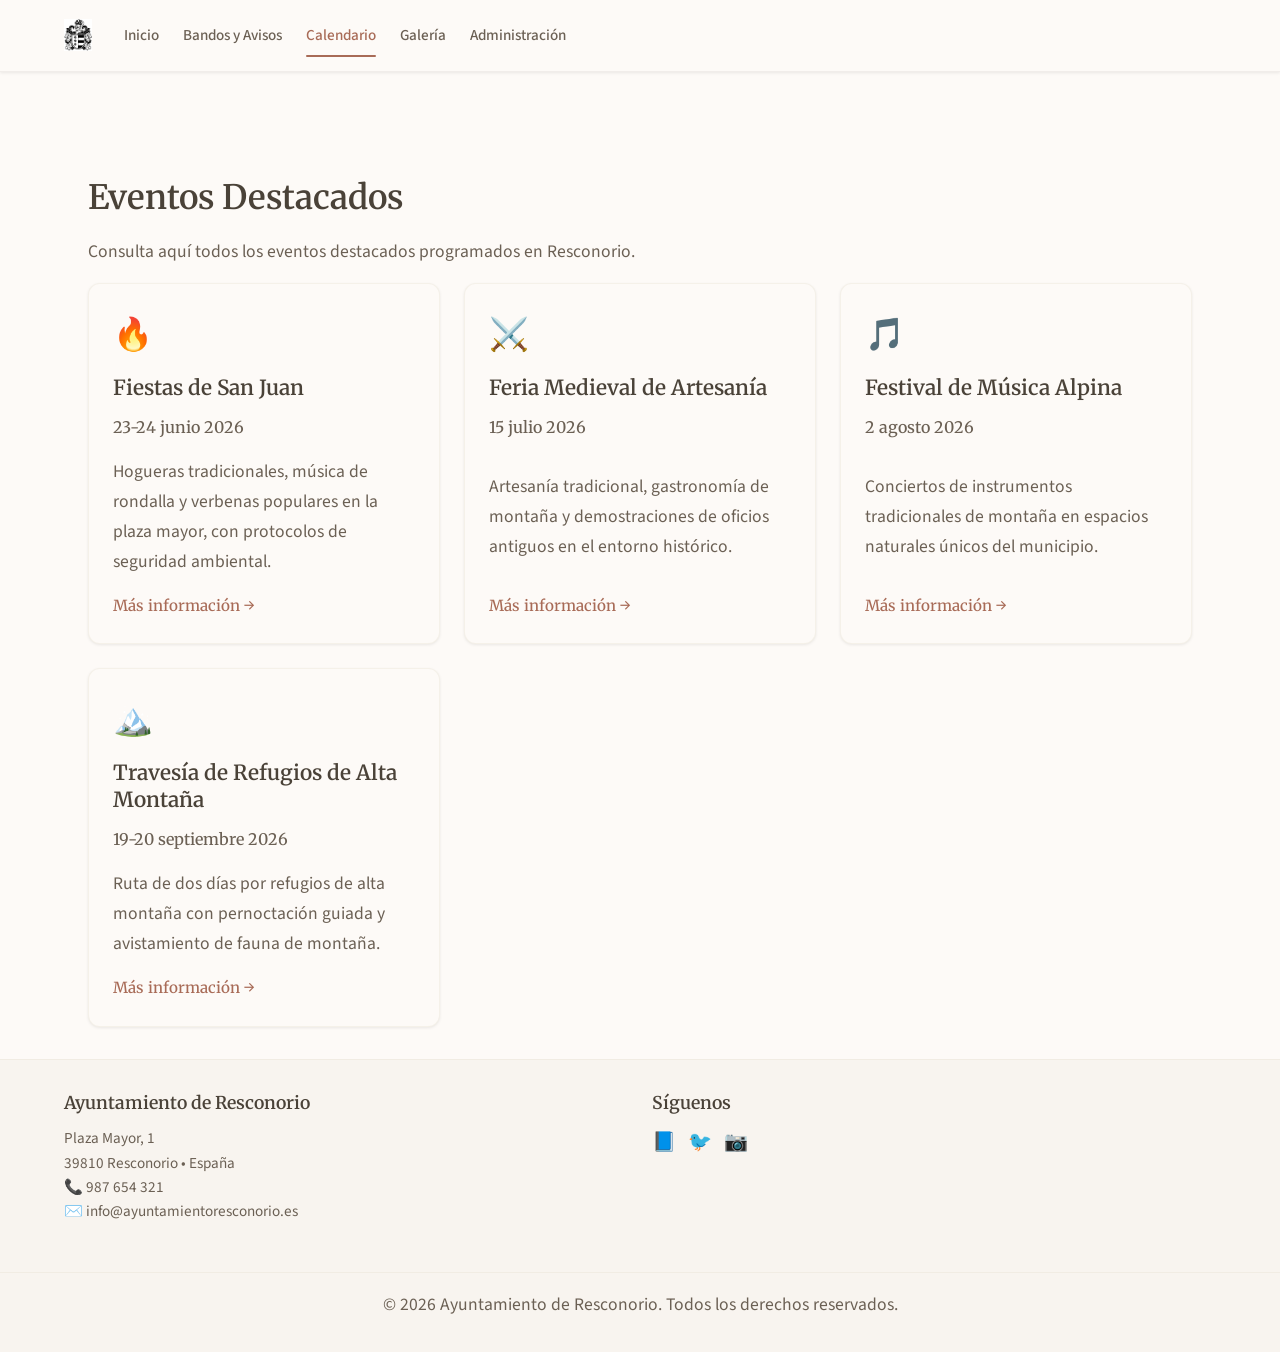
<file: eventos.html>
<!DOCTYPE html>
<html lang="es">
<head>
    <meta charset="UTF-8">
    <meta name="viewport" content="width=device-width, initial-scale=1.0">
    <title>Eventos Destacados - Ayuntamiento de Resconorio</title>
    <!-- Warm, Contemporary Typography -->
    <link href="https://fonts.googleapis.com/css2?family=Merriweather:wght@300;400;600;700&family=Source+Sans+Pro:wght@300;400;600&display=swap" rel="stylesheet">
    <link rel="stylesheet" href="style.css">
</head>
<body>
    <div class="page-wrapper">

        <!-- Header -->
        <header class="site-header">
            <div class="container header-inner">
                <div class="logo">
                    <a href="index.html" class="logo-link">
                        <img src="images/icon.png" alt="Icono de Resconorio" class="logo-img">
                    </a>
                </div>
                <button class="nav-toggle" aria-label="Abrir menú de navegación" aria-controls="main-nav" aria-expanded="false">
                    <span></span>
                    <span></span>
                    <span></span>
                </button>
                <nav class="main-nav" id="main-nav">
                    <ul>
                        <li><a href="index.html" class="nav-link">Inicio</a></li>
                        <li><a href="#noticias" class="nav-link">Bandos y Avisos</a></li>
                        <li><a href="#calendario" class="nav-link active">Calendario</a></li>
                        <li><a href="#galeria" class="nav-link">Galería</a></li>
                        <li><a href="admin.html" class="nav-link">Administración</a></li>
                    </ul>
                </nav>
            </div>
        </header>

        <!-- Main Content -->
        <main class="main-content">
            <section class="section">
                <div class="container">
                    <h2>Eventos Destacados</h2>
                    <p class="section-intro">
                        Consulta aquí todos los eventos destacados programados en Resconorio.
                    </p>

                    <div class="events-grid" id="events-grid-container">
                        <!-- Events will be loaded here dynamically -->
                    </div>
                </div>
            </section>
        </main>

        <!-- Footer -->
        <footer class="site-footer">
            <div class="container footer-inner">
                <div class="footer-info">
                    <h3>Ayuntamiento de Resconorio</h3>
                    <p>
                        Plaza Mayor, 1<br>
                        39810 Resconorio • España<br>
                        📞 987 654 321<br>
                        ✉️ info@ayuntamientoresconorio.es
                    </p>
                </div>


                <div class="footer-social">
                    <h3>Síguenos</h3>
                    <div class="social-links">
                        <a href="#" class="social-link" aria-label="Facebook">📘</a>
                        <a href="#" class="social-link" aria-label="Twitter">🐦</a>
                        <a href="#" class="social-link" aria-label="Instagram">📷</a>
                    </div>
                </div>
            </div>
            <div class="footer-bottom">
                <p>&copy; 2026 Ayuntamiento de Resconorio. Todos los derechos reservados.</p>
            </div>
        </footer>

    <script>
        // Mobile navigation toggle
        document.addEventListener('DOMContentLoaded', function() {
            const navToggle = document.querySelector('.nav-toggle');
            const mainNav = document.getElementById('main-nav');

            navToggle.addEventListener('click', function() {
                const isExpanded = navToggle.getAttribute('aria-expanded') === 'true';
                navToggle.setAttribute('aria-expanded', !isExpanded);
                mainNav.classList.toggle('open');
            });

            // Close mobile menu when clicking a link
            const navLinks = document.querySelectorAll('.main-nav li a');
            navLinks.forEach(link => {
                link.addEventListener('click', function() {
                    if (window.innerWidth <= 768) {
                        navToggle.setAttribute('aria-expanded', 'false');
                        mainNav.classList.remove('open');
                    }
                });
            });
        });

        // Load eventos from localStorage
        function loadEventosFromStorage() {
            const eventos = JSON.parse(localStorage.getItem('resconorio_eventos') || '[]');
            const eventsGridContainer = document.getElementById('events-grid-container');

            if (!eventsGridContainer) return;

            // Clear existing content
            eventsGridContainer.innerHTML = '';

            if (eventos.length === 0) {
                // Show default eventos if no eventos in storage
                eventsGridContainer.innerHTML = `
                    <div class="event-card">
                        <div class="event-icon">🔥</div>
                        <h3>Fiestas de San Juan</h3>
                        <p class="event-date">23-24 junio 2026</p>
                        <p>
                            Hogueras tradicionales, música de rondalla y verbenas populares
                            en la plaza mayor, con protocolos de seguridad ambiental.
                        </p>
                        <a href="#" class="event-link">Más información →</a>
                    </div>

                    <div class="event-card">
                        <div class="event-icon">⚔️</div>
                        <h3>Feria Medieval de Artesanía</h3>
                        <p class="event-date">15 julio 2026</p>
                        <p>
                            Artesanía tradicional, gastronomía de montaña y demostraciones
                            de oficios antiguos en el entorno histórico.
                        </p>
                        <a href="#" class="event-link">Más información →</a>
                    </div>

                    <div class="event-card">
                        <div class="event-icon">🎵</div>
                        <h3>Festival de Música Alpina</h3>
                        <p class="event-date">2 agosto 2026</p>
                        <p>
                            Conciertos de instrumentos tradicionales de montaña en
                            espacios naturales únicos del municipio.
                        </p>
                        <a href="#" class="event-link">Más información →</a>
                    </div>

                    <div class="event-card">
                        <div class="event-icon">🏔️</div>
                        <h3>Travesía de Refugios de Alta Montaña</h3>
                        <p class="event-date">19-20 septiembre 2026</p>
                        <p>
                            Ruta de dos días por refugios de alta montaña con
                            pernoctación guiada y avistamiento de fauna de montaña.
                        </p>
                        <a href="#" class="event-link">Más información →</a>
                    </div>
                `;
                return;
            }

            // Show all eventos (no limit for the dedicated page)
            eventos.forEach(evento => {
                const fechaFinTexto = evento.fechaFin
                    ? ` al ${new Date(evento.fechaFin).toLocaleDateString('es-ES')}`
                    : '';
                const fechaInicioTexto = new Date(evento.fechaInicio).toLocaleDateString('es-ES');

                const eventElement = document.createElement('div');
                eventElement.className = 'event-card';
                eventElement.innerHTML = `
                    <div class="event-icon">⚡</div>
                    <h3>${evento.titulo}</h3>
                    <p class="event-date">${fechaInicioTexto}${fechaFinTexto}</p>
                    <p>${evento.descripcion}</p>
                    <a href="#" class="event-link">Más información →</a>
                `;
                eventsGridContainer.appendChild(eventElement);
            });
        }

        // Load content when page loads
        document.addEventListener('DOMContentLoaded', loadEventosFromStorage);
    </script>

    </div>
</body>
</html>
</file>
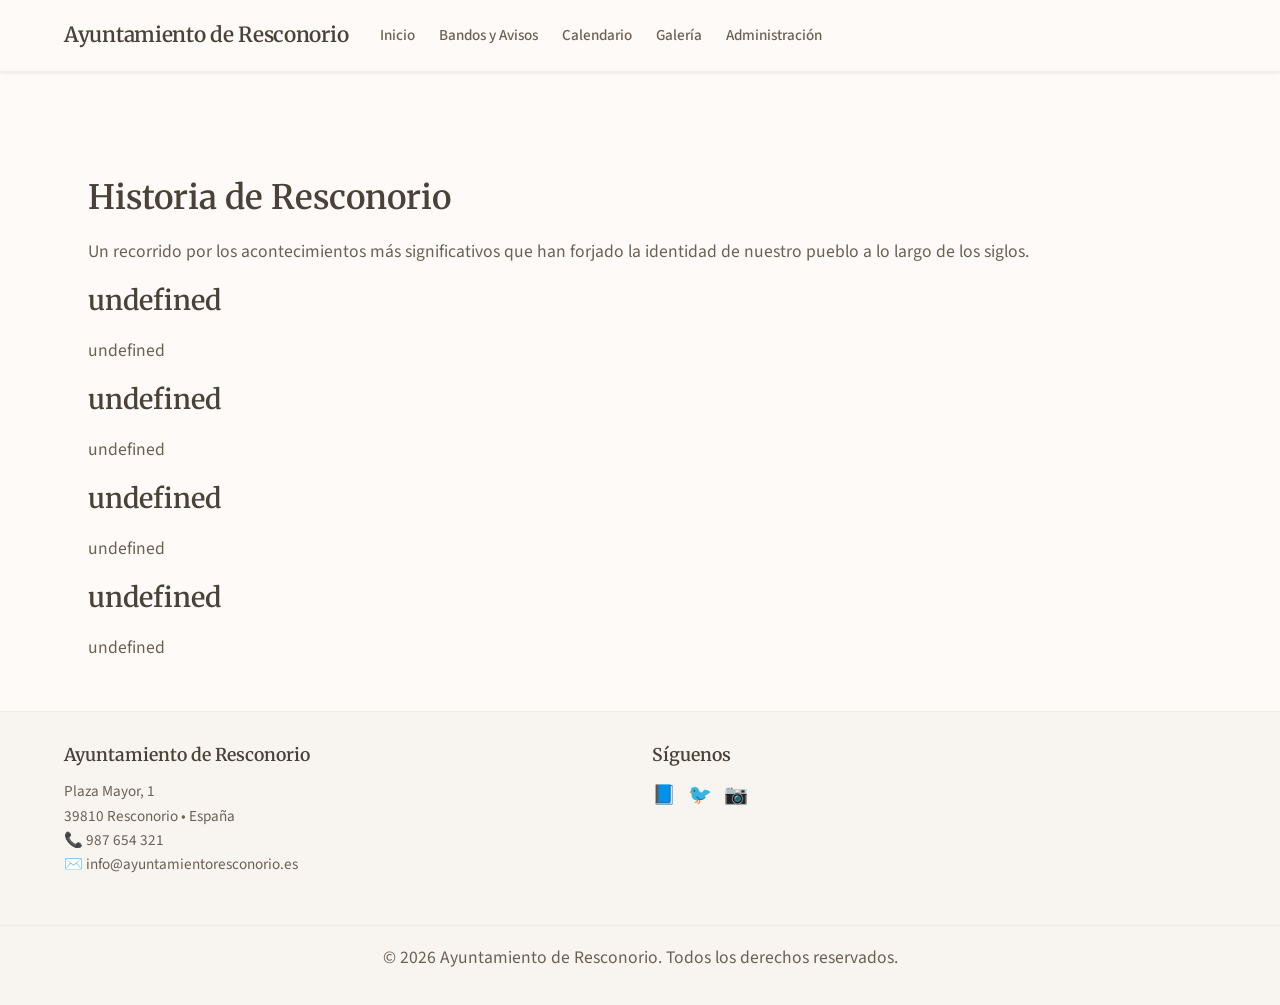
<file: historia.html>
<!DOCTYPE html>
<html lang="es">
<head>
    <meta charset="UTF-8">
    <meta name="viewport" content="width=device-width, initial-scale=1.0">
    <title>Historia de Resconorio - Ayuntamiento de Resconorio</title>
    <!-- Warm, Contemporary Typography -->
    <link href="https://fonts.googleapis.com/css2?family=Merriweather:wght@300;400;600;700&family=Source+Sans+Pro:wght@300;400;600&display=swap" rel="stylesheet">
    <link rel="stylesheet" href="style.css">
</head>
<body>
    <div class="page-wrapper">

        <!-- Header -->
        <header class="site-header">
            <div class="container header-inner">
                <div class="logo">
                    <h1>Ayuntamiento <span>de Resconorio</span></h1>
                </div>
                <button class="nav-toggle" aria-label="Abrir menú de navegación" aria-controls="main-nav" aria-expanded="false">
                    <span></span>
                    <span></span>
                    <span></span>
                </button>
                <nav class="main-nav" id="main-nav">
                    <ul>
                        <li><a href="index.html" class="nav-link">Inicio</a></li>
                        <li><a href="#noticias" class="nav-link">Bandos y Avisos</a></li>
                        <li><a href="#calendario" class="nav-link">Calendario</a></li>
                        <li><a href="#galeria" class="nav-link">Galería</a></li>
                        <li><a href="admin.html" class="nav-link">Administración</a></li>
                    </ul>
                </nav>
            </div>
        </header>

        <!-- Main Content -->
        <main class="main-content">
            <section class="section">
                <div class="container">
                    <h2>Historia de Resconorio</h2>
                    <p class="section-intro">
                        Un recorrido por los acontecimientos más significativos que han forjado la identidad de nuestro pueblo a lo largo de los siglos.
                    </p>

                    <div class="timeline"></div>
                </div>
            </section>
        </main>

        <!-- Footer -->
        <footer class="site-footer">
            <div class="container footer-inner">
                <div class="footer-info">
                    <h3>Ayuntamiento de Resconorio</h3>
                    <p>
                        Plaza Mayor, 1<br>
                        39810 Resconorio • España<br>
                        📞 987 654 321<br>
                        ✉️ info@ayuntamientoresconorio.es
                    </p>
                </div>


                <div class="footer-social">
                    <h3>Síguenos</h3>
                    <div class="social-links">
                        <a href="#" class="social-link" aria-label="Facebook">📘</a>
                        <a href="#" class="social-link" aria-label="Twitter">🐦</a>
                        <a href="#" class="social-link" aria-label="Instagram">📷</a>
                    </div>
                </div>
            </div>
            <div class="footer-bottom">
                <p>&copy; 2026 Ayuntamiento de Resconorio. Todos los derechos reservados.</p>
            </div>
        </footer>

    <script>
        // Mobile navigation toggle
        document.addEventListener('DOMContentLoaded', function() {
            const navToggle = document.querySelector('.nav-toggle');
            const mainNav = document.getElementById('main-nav');

            navToggle.addEventListener('click', function() {
                const isExpanded = navToggle.getAttribute('aria-expanded') === 'true';
                navToggle.setAttribute('aria-expanded', !isExpanded);
                mainNav.classList.toggle('open');
            });

            // Close mobile menu when clicking a link
            const navLinks = document.querySelectorAll('.main-nav li a');
            navLinks.forEach(link => {
                link.addEventListener('click', function() {
                    if (window.innerWidth <= 768) {
                        navToggle.setAttribute('aria-expanded', 'false');
                        mainNav.classList.remove('open');
                    }
                });
            });
        });

        // Load content from db.json
        async function loadHistoriaContent() {
            try {
                const response = await fetch('db.json');
                const data = await response.json();

                const historiaData = data.historia || {};

                // Update title
                document.querySelector('h2').textContent = historiaData.title || 'Historia de Resconorio';

                // Update intro
                const introElement = document.querySelector('.section-intro');
                if (introElement) {
                    introElement.textContent = historiaData.intro || 'Un recorrido por los acontecimientos más significativos que han forjado la identidad de nuestro pueblo a lo largo de los siglos.';
                }

                // Update timeline
                const timelineContainer = document.querySelector('.timeline');
                if (timelineContainer && historiaData.timeline) {
                    // Clear existing content
                    timelineContainer.innerHTML = '';

                    // Add each timeline item
                    historiaData.timeline.forEach(item => {
                        const timelineBlock = document.createElement('div');
                        timelineBlock.className = 'timeline-block';
                        timelineBlock.innerHTML = `
                            <h3>${item.periodo}</h3>
                            <p>${item.contenido}</p>
                        `;
                        timelineContainer.appendChild(timelineBlock);
                    });
                }
            } catch (error) {
                console.error('Error loading content:', error);
                // Fallback to static content if loading fails
                loadFallbackHistoriaContent();
            }
        }

        // Fallback content if db.json fails to load
        function loadFallbackHistoriaContent() {
            const timelineContainer = document.querySelector('.timeline');
            if (timelineContainer) {
                timelineContainer.innerHTML = `
                    <div class="timeline-block">
                        <h3>Época Romana y Visigoda (siglos I-VII)</h3>
                        <p>
                            Aunque no hubo asentamientos romanos importantes en nuestro territoire, se han encontrado restos de caminos y señalización
                            que indican el paso de tropas y comerciantes por los puertos de montaña. Durante la época visigoda, la zona fue utilizada
                            principalmente como territorio de paso y pastoreo de ganado.
                        </p>
                    </div>

                    <div class="timeline-block">
                        <h3>Reconquista y Edad Media (siglos VIII-XIII)</h3>
                        <p>
                            Después de la conquista cristiana, Resconorio se integró en el Reino de León. Durante este periodo se construyeron
                            las primeras fortificaciones y se estableció el sistema feudal que organizaría las tierras alrededor del pueblo.
                            El siglo XII vio el otorgamiento del Fuero de Resconorio, documento que establecía los derechos y deberes de los habitantes.
                        </p>
                    </div>

                    <div class="timeline-block">
                        <h3>Época Moderna (siglos XIV-XVIII)</h3>
                        <p>
                            Los siglos XV y XVI fueron de relativo prosperidad gracias al desarrollo de la lana merina y el comercio con ciudades
                            como Burgos y Valladolid. El siglo XVI vio la construcción de varios edificios civiles y religiosos de importancia,
                            incluyendo el antiguo ayuntamiento (actual casa de la cultura) y la expansión de la iglesia parroquial.
                        </p>
                        <p>
                            Durante la Guerra de Sucesión española (1701-1714), Resconorio apoyó al candidato borbónico, lo que le trajo ciertos
                            beneficios administrativos posteriores pero también requirió importantes contribuciones económicas y humanas.
                        </p>
                    </div>

                    <div class="timeline-block">
                        <h3>Época Contemporánea (siglos XIX-XX)</h3>
                        <p>
                            El siglo XIX trajo consigo las guerras carlistas, que afectaron ligeramente a nuestra zona por su ubicación fronteriza.
                            La desamortización de Mendizábal afectó a los terrenos eclesiásticos, aunque gran parte fue adquirida por particulares
                            locales que continuaron su explotación agricola y ganadera.
                        </p>
                        <p>
                            El siglo XX vio la llegada de la electricidad en los años 20, la guerra civil española (1936-1939) y el consiguiente periodo
                            de posguerra. Las décadas de 1960 y 70 trajeron el primer éxodo rural significativo, revirtiéndose parcialmente
                            en los últimos años gracias al turismo de calidad y el teletrabajo.
                        </p>
                    </div>
                `;
            }
        }

        // Load content when page loads
        document.addEventListener('DOMContentLoaded', loadHistoriaContent);
    </script>
</body>
</html>
</file>
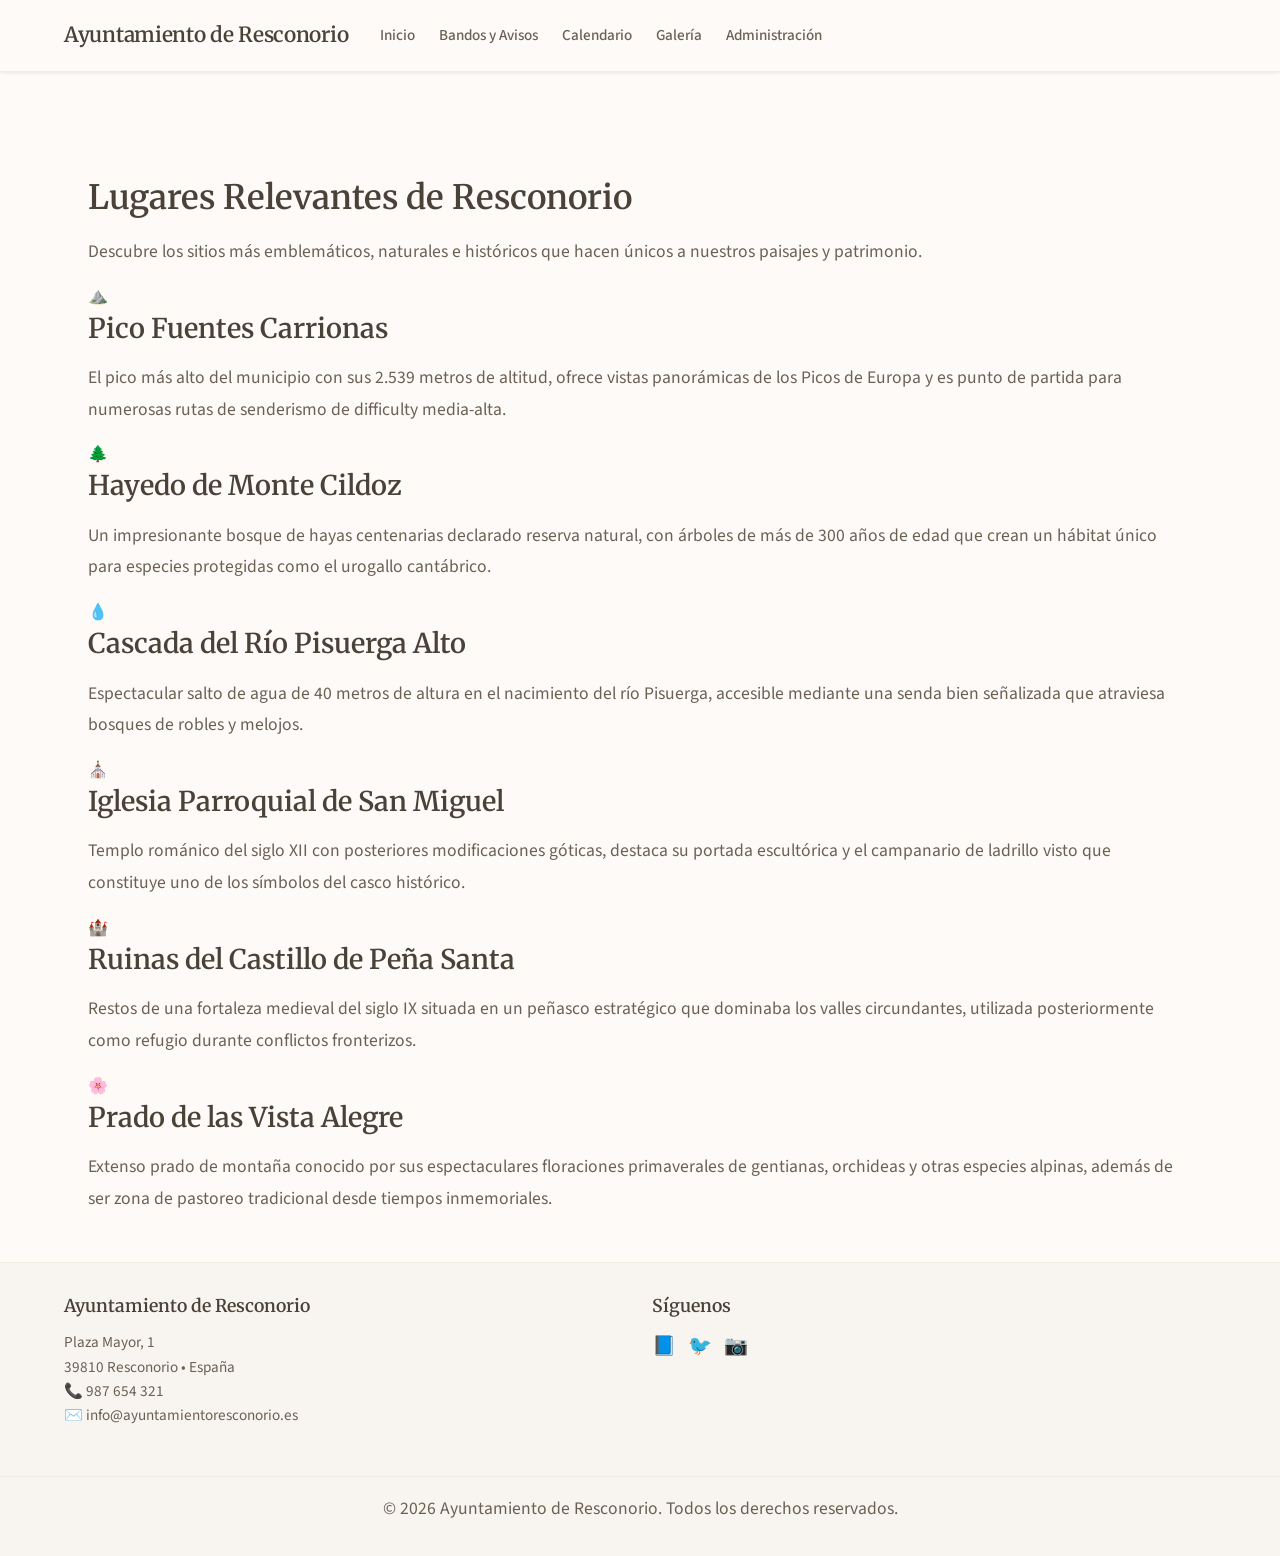
<file: lugares.html>
<!DOCTYPE html>
<html lang="es">
<head>
    <meta charset="UTF-8">
    <meta name="viewport" content="width=device-width, initial-scale=1.0">
    <title>Lugares Relevantes de Resconorio - Ayuntamiento de Resconorio</title>
    <!-- Warm, Contemporary Typography -->
    <link href="https://fonts.googleapis.com/css2?family=Merriweather:wght@300;400;600;700&family=Source+Sans+Pro:wght@300;400;600&display=swap" rel="stylesheet">
    <link rel="stylesheet" href="style.css">
</head>
<body>
    <div class="page-wrapper">

        <!-- Header -->
        <header class="site-header">
            <div class="container header-inner">
                <div class="logo">
                    <h1>Ayuntamiento <span>de Resconorio</span></h1>
                </div>
                <button class="nav-toggle" aria-label="Abrir menú de navegación" aria-controls="main-nav" aria-expanded="false">
                    <span></span>
                    <span></span>
                    <span></span>
                </button>
                <nav class="main-nav" id="main-nav">
                    <ul>
                        <li><a href="index.html" class="nav-link">Inicio</a></li>
                        <li><a href="#noticias" class="nav-link">Bandos y Avisos</a></li>
                        <li><a href="#calendario" class="nav-link">Calendario</a></li>
                        <li><a href="#galeria" class="nav-link">Galería</a></li>
                        <li><a href="admin.html" class="nav-link">Administración</a></li>
                    </ul>
                </nav>
            </div>
        </header>

        <!-- Main Content -->
        <main class="main-content">
            <section class="section">
                <div class="container">
                    <h2>Lugares Relevantes de Resconorio</h2>
                    <p class="section-intro">
                        Descubre los sitios más emblemáticos, naturales e históricos que hacen únicos a nuestros paisajes y patrimonio.
                    </p>

                    <div class="places-grid"></div>
                </div>
            </section>
        </main>

        <!-- Footer -->
        <footer class="site-footer">
            <div class="container footer-inner">
                <div class="footer-info">
                    <h3>Ayuntamiento de Resconorio</h3>
                    <p>
                        Plaza Mayor, 1<br>
                        39810 Resconorio • España<br>
                        📞 987 654 321<br>
                        ✉️ info@ayuntamientoresconorio.es
                    </p>
                </div>


                <div class="footer-social">
                    <h3>Síguenos</h3>
                    <div class="social-links">
                        <a href="#" class="social-link" aria-label="Facebook">📘</a>
                        <a href="#" class="social-link" aria-label="Twitter">🐦</a>
                        <a href="#" class="social-link" aria-label="Instagram">📷</a>
                    </div>
                </div>
            </div>
            <div class="footer-bottom">
                <p>&copy; 2026 Ayuntamiento de Resconorio. Todos los derechos reservados.</p>
            </div>
        </footer>

    <script>
        // Mobile navigation toggle
        document.addEventListener('DOMContentLoaded', function() {
            const navToggle = document.querySelector('.nav-toggle');
            const mainNav = document.getElementById('main-nav');

            navToggle.addEventListener('click', function() {
                const isExpanded = navToggle.getAttribute('aria-expanded') === 'true';
                navToggle.setAttribute('aria-expanded', !isExpanded);
                mainNav.classList.toggle('open');
            });

            // Close mobile menu when clicking a link
            const navLinks = document.querySelectorAll('.main-nav li a');
            navLinks.forEach(link => {
                link.addEventListener('click', function() {
                    if (window.innerWidth <= 768) {
                        navToggle.setAttribute('aria-expanded', 'false');
                        mainNav.classList.remove('open');
                    }
                });
            });
        });

        // Load content from db.json
        async function loadLugaresContent() {
            try {
                const response = await fetch('db.json');
                const data = await response.json();

                const lugaresData = data.lugares || {};

                // Update title
                document.querySelector('h2').textContent = lugaresData.title || 'Lugares Relevantes de Resconorio';

                // Update intro
                const introElement = document.querySelector('.section-intro');
                if (introElement) {
                    introElement.textContent = lugaresData.intro || 'Descubre los sitios más emblemáticos, naturales e históricos que hacen únicos a nuestros paisajes y patrimonio.';
                }

                // Update places grid
                const placesGrid = document.querySelector('.places-grid');
                if (placesGrid && lugaresData.lugares) {
                    // Clear existing content
                    placesGrid.innerHTML = '';

                    // Add each place
                    lugaresData.lugares.forEach(lugar => {
                        const placeCard = document.createElement('div');
                        placeCard.className = 'place-card';
                        placeCard.innerHTML = `
                            <div class="place-icon">${lugar.icon}</div>
                            <h3>${lugar.titulo}</h3>
                            <p>${lugar.descripcion}</p>
                        `;
                        placesGrid.appendChild(placeCard);
                    });
                }
            } catch (error) {
                console.error('Error loading content:', error);
                // Fallback to static content if loading fails
                loadFallbackLugaresContent();
            }
        }

        // Fallback content if db.json fails to load
        function loadFallbackLugaresContent() {
            const placesGrid = document.querySelector('.places-grid');
            if (placesGrid) {
                placesGrid.innerHTML = `
                    <div class="place-card">
                        <div class="place-icon">⛰️</div>
                        <h3>Pico Fuentes Carrionas</h3>
                        <p>
                            El pico más alto del municipio con sus 2.539 metros de altitud, ofrece vistas panorámicas
                            de los Picos de Europa y es punto de partida para numerosas rutas de senderismo de difficulty media-alta.
                        </p>
                    </div>

                    <div class="place-card">
                        <div class="place-icon">🌲</div>
                        <h3>Hayedo de Monte Cildoz</h3>
                        <p>
                            Un impresionante bosque de hayas centenarias declarado reserva natural, con árboles de más de 300 años
                            de edad que crean un hábitat único para especies protegidas como el urogallo cantábrico.
                        </p>
                    </div>

                    <div class="place-card">
                        <div class="place-icon">💧</div>
                        <h3>Cascada del Río Pisuerga Alto</h3>
                        <p>
                            Espectacular salto de agua de 40 metros de altura en el nacimiento del río Pisuerga,
                            accesible mediante una senda bien señalizada que atraviesa bosques de robles y melojos.
                        </p>
                    </div>

                    <div class="place-card">
                        <div class="place-icon">⛪</div>
                        <h3>Iglesia Parroquial de San Miguel</h3>
                        <p>
                            Templo románico del siglo XII con posteriores modificaciones góticas, destaca su portada
                            escultórica y el campanario de ladrillo visto que constituye uno de los símbolos del casco histórico.
                        </p>
                    </div>

                    <div class="place-card">
                        <div class="place-icon">🏰</div>
                        <h3>Ruinas del Castillo de Peña Santa</h3>
                        <p>
                            Restos de una fortaleza medieval del siglo IX situada en un peñasco estratégico que dominaba
                            los valles circundantes, utilizada posteriormente como refugio durante conflictos fronterizos.
                        </p>
                    </div>

                    <div class="place-card">
                        <div class="place-icon">🌸</div>
                        <h3>Prado de las Vista Alegre</h3>
                        <p>
                            Extenso prado de montaña conocido por sus espectaculares floraciones primaverales de gentianas,
                            orchideas y otras especies alpinas, además de ser zona de pastoreo tradicional desde tiempos inmemoriales.
                        </p>
                    </div>
                `;
            }
        }

        // Load content when page loads
        document.addEventListener('DOMContentLoaded', loadLugaresContent);
    </script>
</body>
</html>
</file>
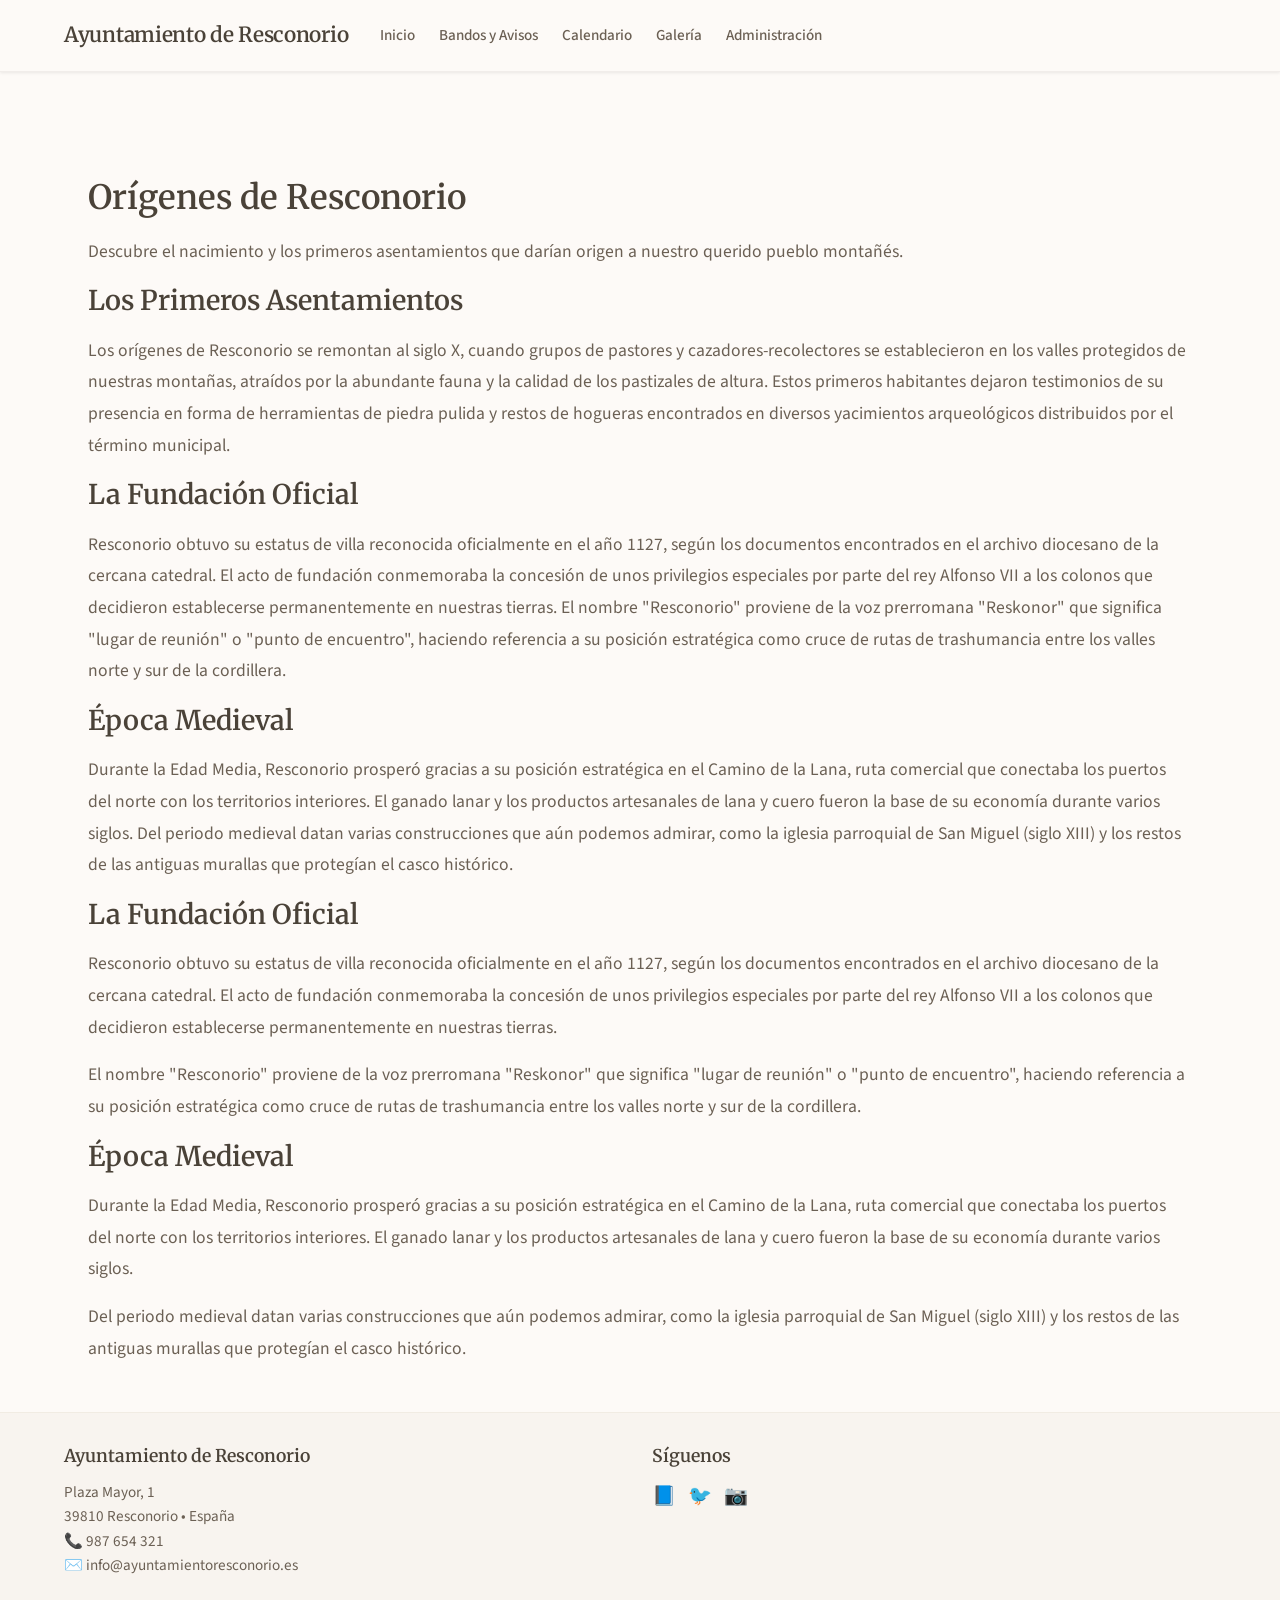
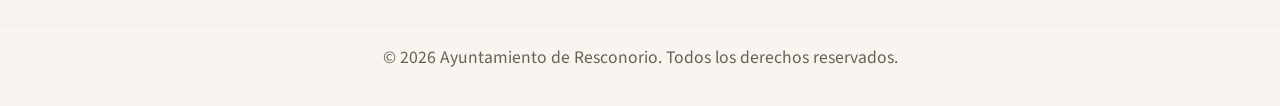
<file: origenes.html>
<!DOCTYPE html>
<html lang="es">
<head>
    <meta charset="UTF-8">
    <meta name="viewport" content="width=device-width, initial-scale=1.0">
    <title>Orígenes de Resconorio - Ayuntamiento de Resconorio</title>
    <!-- Warm, Contemporary Typography -->
    <link href="https://fonts.googleapis.com/css2?family=Merriweather:wght@300;400;600;700&family=Source+Sans+Pro:wght@300;400;600&display=swap" rel="stylesheet">
    <link rel="stylesheet" href="style.css">
</head>
<body>
    <div class="page-wrapper">

        <!-- Header -->
        <header class="site-header">
            <div class="container header-inner">
                <div class="logo">
                    <h1>Ayuntamiento <span>de Resconorio</span></h1>
                </div>
                <button class="nav-toggle" aria-label="Abrir menú de navegación" aria-controls="main-nav" aria-expanded="false">
                    <span></span>
                    <span></span>
                    <span></span>
                </button>
                <nav class="main-nav" id="main-nav">
                    <ul>
                        <li><a href="index.html" class="nav-link">Inicio</a></li>
                        <li><a href="#noticias" class="nav-link">Bandos y Avisos</a></li>
                        <li><a href="#calendario" class="nav-link">Calendario</a></li>
                        <li><a href="#galeria" class="nav-link">Galería</a></li>
                        <li><a href="admin.html" class="nav-link">Administración</a></li>
                    </ul>
                </nav>
            </div>
        </header>

        <!-- Main Content -->
        <main class="main-content">
            <section class="section">
                <div class="container">
                    <h2>Orígenes de Resconorio</h2>
                    <p class="section-intro">
                        Descubre el nacimiento y los primeros asentamientos que darían origen a nuestro querido pueblo montañés.
                    </p>

                    <div class="content-block">
                        <h3>Los Primeros Asentamientos</h3>
                        <p>
                            Los orígenes de Resconorio se remontan al siglo X, cuando grupos de pastores y cazadores-recolectores
                            se establecieron en los valles protegidos de nuestras montañas, atraídos por la abundante fauna y
                            la calidad de los pastizales de altura.
                        </p>
                        <p>
                            Estos primeros habitantes dejaron testimonios de su presencia en forma de herramientas de piedra
                            pulida y restos de hogueras encontrados en diversos yacimientos arqueológicos distribuidos
                            por el término municipal.
                        </p>
                    </div>

                    <div class="content-block">
                        <h3>La Fundación Oficial</h3>
                        <p>
                            Resconorio obtuvo su estatus de villa reconocida oficialmente en el año 1127, según los documentos
                            encontrados en el archivo diocesano de la cercana catedral. El acto de fundación conmemoraba
                            la concesión de unos privilegios especiales por parte del rey Alfonso VII a los colonos que
                            decidieron establecerse permanentemente en nuestras tierras.
                        </p>
                        <p>
                            El nombre "Resconorio" proviene de la voz prerromana "Reskonor" que significa "lugar de reunión"
                            o "punto de encuentro", haciendo referencia a su posición estratégica como cruce de rutas
                            de trashumancia entre los valles norte y sur de la cordillera.
                        </p>
                    </div>

                    <div class="content-block">
                        <h3>Época Medieval</h3>
                        <p>
                            Durante la Edad Media, Resconorio prosperó gracias a su posición estratégica en el Camino
                            de la Lana, ruta comercial que conectaba los puertos del norte con los territorios interiores.
                            El ganado lanar y los productos artesanales de lana y cuero fueron la base de su economía
                            durante varios siglos.
                        </p>
                        <p>
                            Del periodo medieval datan varias construcciones que aún podemos admirar, como la iglesia
                            parroquial de San Miguel (siglo XIII) y los restos de las antiguas murallas que protegían
                            el casco histórico.
                        </p>
                    </div>
                </div>
            </section>
        </main>

    <script>
        // Mobile navigation toggle
        document.addEventListener('DOMContentLoaded', function() {
            const navToggle = document.querySelector('.nav-toggle');
            const mainNav = document.getElementById('main-nav');

            navToggle.addEventListener('click', function() {
                const isExpanded = navToggle.getAttribute('aria-expanded') === 'true';
                navToggle.setAttribute('aria-expanded', !isExpanded);
                mainNav.classList.toggle('open');
            });

            // Close mobile menu when clicking a link
            const navLinks = document.querySelectorAll('.main-nav li a');
            navLinks.forEach(link => {
                link.addEventListener('click', function() {
                    if (window.innerWidth <= 768) {
                        navToggle.setAttribute('aria-expanded', 'false');
                        mainNav.classList.remove('open');
                    }
                });
            });
        });

        // Load content from db.json
        async function loadOrigenesContent() {
            try {
                const response = await fetch('db.json');
                const data = await response.json();

                const origenesData = data.origenes || {};

                // Update title
                document.querySelector('h2').textContent = origenesData.title || 'Orígenes de Resconorio';

                // Update intro
                const introElement = document.querySelector('.section-intro');
                if (introElement) {
                    introElement.textContent = origenesData.intro || 'Descubre el nacimiento y los primeros asentamientos que darían origen a nuestro querido pueblo montañés.';
                }

                // Update content blocks
                const contentBlockContainer = document.querySelector('.content-block');
                if (contentBlockContainer && origenesData.blocks) {
                    // Clear existing content
                    contentBlockContainer.innerHTML = '';

                    // Add each block
                    origenesData.blocks.forEach(block => {
                        const blockDiv = document.createElement('div');
                        blockDiv.className = 'content-block';
                        blockDiv.innerHTML = `
                            <h3>${block.title}</h3>
                            <p>${block.content}</p>
                        `;
                        contentBlockContainer.appendChild(blockDiv);
                    });
                }
            } catch (error) {
                console.error('Error loading content:', error);
                // Fallback to static content if loading fails
            }
        }

        // Load content when page loads
        document.addEventListener('DOMContentLoaded', loadOrigenesContent);
    </script>
</body>
</html>

        <!-- Footer -->
        <footer class="site-footer">
            <div class="container footer-inner">
                <div class="footer-info">
                    <h3>Ayuntamiento de Resconorio</h3>
                    <p>
                        Plaza Mayor, 1<br>
                        39810 Resconorio • España<br>
                        📞 987 654 321<br>
                        ✉️ info@ayuntamientoresconorio.es
                    </p>
                </div>


                <div class="footer-social">
                    <h3>Síguenos</h3>
                    <div class="social-links">
                        <a href="#" class="social-link" aria-label="Facebook">📘</a>
                        <a href="#" class="social-link" aria-label="Twitter">🐦</a>
                        <a href="#" class="social-link" aria-label="Instagram">📷</a>
                    </div>
                </div>
            </div>
            <div class="footer-bottom">
                <p>&copy; 2026 Ayuntamiento de Resconorio. Todos los derechos reservados.</p>
            </div>
        </footer>

    <script>
        // Mobile navigation toggle
        document.addEventListener('DOMContentLoaded', function() {
            const navToggle = document.querySelector('.nav-toggle');
            const mainNav = document.getElementById('main-nav');

            navToggle.addEventListener('click', function() {
                const isExpanded = navToggle.getAttribute('aria-expanded') === 'true';
                navToggle.setAttribute('aria-expanded', !isExpanded);
                mainNav.classList.toggle('open');
            });

            // Close mobile menu when clicking a link
            const navLinks = document.querySelectorAll('.main-nav li a');
            navLinks.forEach(link => {
                link.addEventListener('click', function() {
                    if (window.innerWidth <= 768) {
                        navToggle.setAttribute('aria-expanded', 'false');
                        mainNav.classList.remove('open');
                    }
                });
            });
        });
    </script>

    </div>
</body>
</html>
</file>
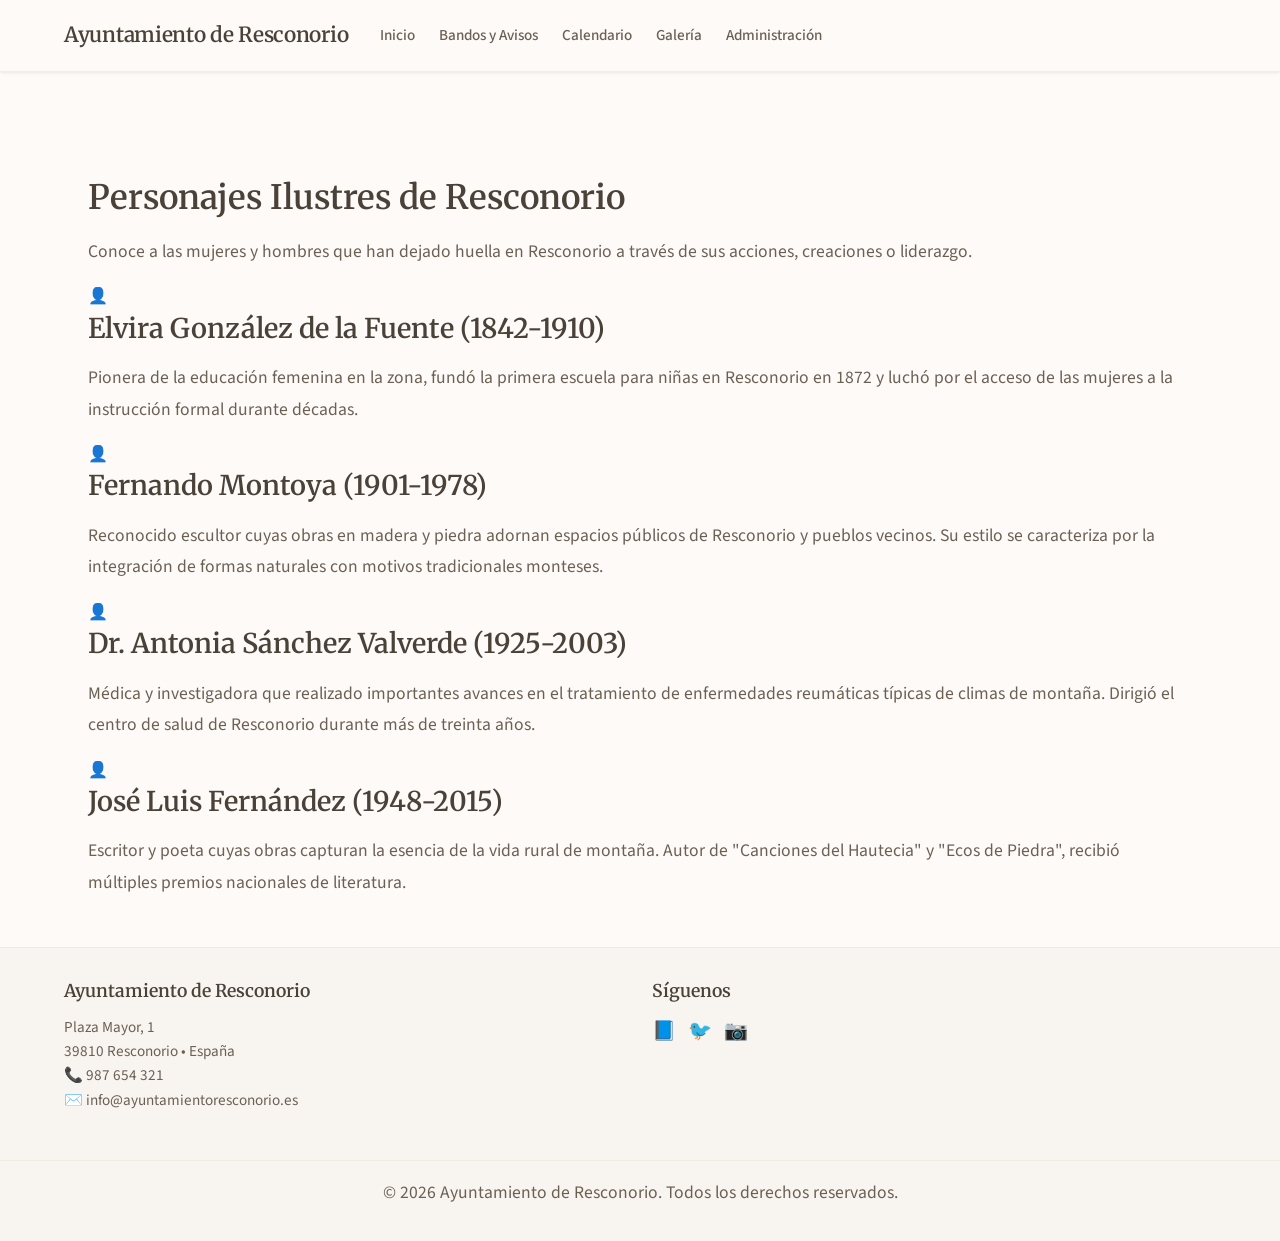
<file: personajes.html>
<!DOCTYPE html>
<html lang="es">
<head>
    <meta charset="UTF-8">
    <meta name="viewport" content="width=device-width, initial-scale=1.0">
    <title>Personajes Ilustres de Resconorio - Ayuntamiento de Resconorio</title>
    <!-- Warm, Contemporary Typography -->
    <link href="https://fonts.googleapis.com/css2?family=Merriweather:wght@300;400;600;700&family=Source+Sans+Pro:wght@300;400;600&display=swap" rel="stylesheet">
    <link rel="stylesheet" href="style.css">
</head>
<body>
    <div class="page-wrapper">

        <!-- Header -->
        <header class="site-header">
            <div class="container header-inner">
                <div class="logo">
                    <h1>Ayuntamiento <span>de Resconorio</span></h1>
                </div>
                <button class="nav-toggle" aria-label="Abrir menú de navegación" aria-controls="main-nav" aria-expanded="false">
                    <span></span>
                    <span></span>
                    <span></span>
                </button>
                <nav class="main-nav" id="main-nav">
                    <ul>
                        <li><a href="index.html" class="nav-link">Inicio</a></li>
                        <li><a href="#noticias" class="nav-link">Bandos y Avisos</a></li>
                        <li><a href="#calendario" class="nav-link">Calendario</a></li>
                        <li><a href="#galeria" class="nav-link">Galería</a></li>
                        <li><a href="admin.html" class="nav-link">Administración</a></li>
                    </ul>
                </nav>
            </div>
        </header>

        <!-- Main Content -->
        <main class="main-content">
            <section class="section">
                <div class="container">
                    <h2>Personajes Ilustres de Resconorio</h2>
                    <p class="section-intro">
                        Conoce a las mujeres y hombres que han dejado huella en Resconorio a través de sus acciones, creaciones o liderazgo.
                    </p>

                    <div class="people-grid"></div>
                </div>
            </section>
        </main>

        <!-- Footer -->
        <footer class="site-footer">
            <div class="container footer-inner">
                <div class="footer-info">
                    <h3>Ayuntamiento de Resconorio</h3>
                    <p>
                        Plaza Mayor, 1<br>
                        39810 Resconorio • España<br>
                        📞 987 654 321<br>
                        ✉️ info@ayuntamientoresconorio.es
                    </p>
                </div>


                <div class="footer-social">
                    <h3>Síguenos</h3>
                    <div class="social-links">
                        <a href="#" class="social-link" aria-label="Facebook">📘</a>
                        <a href="#" class="social-link" aria-label="Twitter">🐦</a>
                        <a href="#" class="social-link" aria-label="Instagram">📷</a>
                    </div>
                </div>
            </div>
            <div class="footer-bottom">
                <p>&copy; 2026 Ayuntamiento de Resconorio. Todos los derechos reservados.</p>
            </div>
        </footer>

    <script>
        // Mobile navigation toggle
        document.addEventListener('DOMContentLoaded', function() {
            const navToggle = document.querySelector('.nav-toggle');
            const mainNav = document.getElementById('main-nav');

            navToggle.addEventListener('click', function() {
                const isExpanded = navToggle.getAttribute('aria-expanded') === 'true';
                navToggle.setAttribute('aria-expanded', !isExpanded);
                mainNav.classList.toggle('open');
            });

            // Close mobile menu when clicking a link
            const navLinks = document.querySelectorAll('.main-nav li a');
            navLinks.forEach(link => {
                link.addEventListener('click', function() {
                    if (window.innerWidth <= 768) {
                        navToggle.setAttribute('aria-expanded', 'false');
                        mainNav.classList.remove('open');
                    }
                });
            });
        });

        // Load content from db.json
        async function loadPersonajesContent() {
            try {
                const response = await fetch('db.json');
                const data = await response.json();

                const personajesData = data.personajes || {};

                // Update title
                document.querySelector('h2').textContent = personajesData.title || 'Personajes Ilustres de Resconorio';

                // Update intro
                const introElement = document.querySelector('.section-intro');
                if (introElement) {
                    introElement.textContent = personajesData.intro || 'Conoce a las mujeres y hombres que han dejado huella en Resconorio a través de sus acciones, creaciones o liderazgo.';
                }

                // Update people grid
                const peopleGrid = document.querySelector('.people-grid');
                if (peopleGrid && personajesData.personas) {
                    // Clear existing content
                    peopleGrid.innerHTML = '';

                    // Add each person
                    personajesData.personas.forEach(persona => {
                        const personCard = document.createElement('div');
                        personCard.className = 'person-card';
                        personCard.innerHTML = `
                            <div class="person-icon">👤</div>
                            <h3>${persona.nombre}</h3>
                            <p>${persona.descripcion}</p>
                        `;
                        peopleGrid.appendChild(personCard);
                    });

                    // If no personas array, try people array (for backward compatibility)
                } else if (peopleGrid && personajesData.people) {
                    // Clear existing content
                    peopleGrid.innerHTML = '';

                    // Add each person
                    personajesData.people.forEach(persona => {
                        const personCard = document.createElement('div');
                        personCard.className = 'person-card';
                        personCard.innerHTML = `
                            <div class="person-icon">👤</div>
                            <h3>${persona.name}</h3>
                            <p>${persona.description}</p>
                        `;
                        peopleGrid.appendChild(personCard);
                    });
                }
            } catch (error) {
                console.error('Error loading content:', error);
                // Fallback to static content if loading fails
                loadFallbackPersonajesContent();
            }
        }

        // Fallback content if db.json fails to load
        function loadFallbackPersonajesContent() {
            const peopleGrid = document.querySelector('.people-grid');
            if (peopleGrid) {
                peopleGrid.innerHTML = `
                    <div class="person-card">
                        <div class="person-icon">👤</div>
                        <h3>Elvira González de la Fuente (1842-1910)</h3>
                        <p>
                            Pionera de la educación femenina en la zona, fundó la primera escuela para niñas en Resconorio en 1872 y luchó por el acceso de las mujeres a la instrucción formal durante décadas.
                        </p>
                    </div>

                    <div class="person-card">
                        <div class="person-icon">👤</div>
                        <h3>Fernando Montoya (1901-1978)</h3>
                        <p>
                            Reconocido escultor cuyas obras en madera y piedra adornan espacios públicos de Resconorio y pueblos vecinos. Su estilo se caracteriza por la integración de formas naturales con motivos tradicionales monteses.
                        </p>
                    </div>

                    <div class="person-card">
                        <div class="person-icon">👤</div>
                        <h3>Dr. Antonia Sánchez Valverde (1925-2003)</h3>
                        <p>
                            Médica y investigadora que realizado importantes avances en el tratamiento de enfermedades reumáticas típicas de climas de montaña. Dirigió el centro de salud de Resconorio durante más de treinta años.
                        </p>
                    </div>

                    <div class="person-card">
                        <div class="person-icon">👤</div>
                        <h3>José Luis Fernández (1948-2015)</h3>
                        <p>
                            Escritor y poeta cuyas obras capturan la esencia de la vida rural de montaña. Autor de "Canciones del Hautecia" y "Ecos de Piedra", recibió múltiples premios nacionales de literatura.
                        </p>
                    </div>
                `;
            }
        }

        // Load content when page loads
        document.addEventListener('DOMContentLoaded', loadPersonajesContent);
    </script>
</body>
</html>
</file>
<file: style.css>
/* Soft, Warm Mountain Town Color Palette - Low Contrast for Comfort */
:root {
  /* Backgrounds - very soft, warm off-whites */
  --background-primary: #fdfaf7;      /* Warmest white - paper-like */
  --background-secondary: #f8f4ef;    /* Slightly warmer for sections */
  --background-tertiary: #f2ebe3;     /* For cards and elevated elements */

  /* Text Colors - soft, warm darks (avoiding harsh black) */
  --text-primary: #4a4238;            /* Warm dark brown - softer than black */
  --text-secondary: #6b6054;          /* Medium warm gray */
  --text-muted: #8a8075;              /* Soft warm gray for less important text */

  /* Accent Colors - muted, earthy tones */
  --accent-terracotta: #a86b57;       /* Muted terracotta - not bright */
  --accent-sage: #7a846c;             /* Soft sage green */
  --accent-slate: #6b7267;            /* Warm slate blue-gray */
  --accent-warm: #c9b99b;             /* Warm beige/sandstone */

  /* Typography */
  --font-serif: 'Merriweather', 'Playfair Display', Georgia, 'Times New Roman', serif;
  --font-sans: 'Source Sans Pro', 'Helvetica Neue', Arial, sans-serif;

  /* Spacing */
  --space-xxs: 0.25rem;
  --space-xs: 0.5rem;
  --space-sm: 0.75rem;
  --space-md: 1rem;
  --space-lg: 1.5rem;
  --space-xl: 2rem;
  --space-xxl: 3rem;

  /* Border radius */
  --radius-sm: 0.375rem;
  --radius-md: 0.5rem;
  --radius-lg: 0.75rem;
  --radius-circle: 50%;

  /* Shadows - very subtle */
  --shadow-subtle: 0 1px 3px rgba(0, 0, 0, 0.08);
  --shadow-soft: 0 4px 8px rgba(0, 0, 0, 0.06);
  --shadow-medium: 0 6px 12px rgba(0, 0, 0, 0.08);

  /* Transitions */
  --transition: 0.3s cubic-bezier(0.4, 0, 0.2, 1);

  /* Max width */
  --max-width: 1200px;
}

/* Reset with text overflow protection */

/* Admin Panel Improvements */
.admin-main {
  background-color: var(--background-secondary);
  min-height: calc(100vh - 72px); /* Account for header height */
  padding: var(--space-xl) 0;
}

.section-title {
  font-size: 1.8rem;
  font-weight: 600;
  color: var(--text-primary);
  margin-bottom: var(--space-lg);
  display: flex;
  align-items: center;
  gap: var(--space-md);
}

.section-title::before {
  content: "";
  width: 4px;
  height: 24px;
  background-color: var(--accent-terracotta);
  border-radius: var(--radius-sm);
}

.mb-8 {
  margin-bottom: var(--space-xl) !important;
}

.mb-4 {
  margin-bottom: var(--space-md) !important;
}

.space-y-4 > * + * {
  margin-top: var(--space-md) !important;
}

.space-y-8 > * + * {
  margin-top: var(--space-lg) !important;
}

/* Form improvements */
.form-section {
  background-color: var(--background-tertiary);
  border-radius: var(--radius-lg);
  padding: var(--space-xl);
  box-shadow: var(--shadow-subtle);
  border: 1px solid rgba(107, 96, 84, 0.06);
}

.form-section h3 {
  font-size: 1.4rem;
  font-weight: 600;
  color: var(--text-primary);
  margin-bottom: var(--space-lg);
  display: flex;
  align-items: center;
  gap: var(--space-sm);
}

.form-section h3::before {
  content: "";
  width: 3px;
  height: 20px;
  background-color: var(--accent-sage);
  border-radius: var(--radius-xs);
}

.input-group {
  margin-bottom: var(--space-md);
}

.input-group label {
  display: block;
  font-weight: 500;
  margin-bottom: var(--space-xs);
  color: var(--text-secondary);
}

.input-group input,
.input-group textarea,
.input-group select {
  width: 100%;
  padding: var(--space-md);
  border: 2px solid rgba(107, 96, 84, 0.1);
  border-radius: var(--radius-md);
  font-size: 1rem;
  transition: all 0.3s ease;
  background-color: var(--background-primary);
}

.input-group input:focus,
.input-group textarea:focus,
.input-group select:focus {
  outline: none;
  border-color: var(--accent-terracotta);
  box-shadow: 0 0 0 3px rgba(168, 107, 87, 0.2);
  background-color: white;
}

/* Make textareas bigger by default */
.input-group textarea {
  min-height: 120px;
  resize: vertical;
}

/* Button improvements */
.btn-primary {
  background-color: var(--accent-terracotta);
  color: white;
  border: none;
  padding: var(--space-md) var(--space-xl);
  font-weight: 600;
  border-radius: var(--radius-md);
  cursor: pointer;
  transition: all 0.3s ease;
  font-size: 1rem;
  display: inline-flex;
  align-items: center;
  gap: var(--space-xs);
}

.btn-primary:hover {
  background-color: #8f5a48;
  transform: translateY(-2px);
  box-shadow: var(--shadow-soft);
}

.btn-primary:active {
  transform: translateY(0);
}

.btn-outline {
  background-color: transparent;
  color: var(--accent-terracotta);
  border: 2px solid var(--accent-terracotta);
  color: var(--accent-terracotta);
  padding: var(--space-xs) var(--space-lg);
  font-weight: 500;
  border-radius: var(--radius-md);
  cursor: pointer;
  transition: all 0.3s ease;
  font-size: 0.9rem;
}

.btn-outline:hover {
  background-color: var(--accent-terracotta);
  color: white;
  transform: translateY(-2px);
  box-shadow: var(--shadow-soft);
}

.btn-outline:active {
  transform: translateY(0);
}

/* Preview section improvements */
.preview-section {
  background-color: var(--background-tertiary);
  border-radius: var(--radius-lg);
  padding: var(--space-xl);
  box-shadow: var(--shadow-subtle);
  border: 1px solid rgba(107, 96, 84, 0.06);
}

.preview-section h3 {
  font-size: 1.4rem;
  font-weight: 600;
  color: var(--text-primary);
  margin-bottom: var(--space-lg);
  display: flex;
  align-items: center;
  gap: var(--space-sm);
}

.preview-section h3::before {
  content: "";
  width: 3px;
  height: 20px;
  background-color: var(--accent-warm);
  border-radius: var(--radius-xs);
}

.aviso-card,
.evento-card {
  background-color: var(--background-primary);
  border: 1px solid rgba(107, 96, 84, 0.08);
  border-radius: var(--radius-md);
  padding: var(--space-lg);
  margin-bottom: var(--space-md);
  transition: all 0.3s ease;
}

.aviso-card:hover,
.evento-card:hover {
  transform: translateY(-4px);
  box-shadow: var(--shadow-medium);
  border-color: var(--accent-terracotta);
}

.aviso-card h4,
.evento-card h4 {
  font-size: 1.1rem;
  font-weight: 600;
  color: var(--text-primary);
  margin-bottom: var(--space-xs);
}

.aviso-card p,
.evento-card p {
  margin-bottom: var-space-sm);
  line-height: 1.6;
}

.aviso-card .text-sm,
.evento-card .text-sm {
  font-size: 0.85rem;
  color: var(--text-muted);
}

/* Content management sections */
#content-management {
  background-color: var(--background-tertiary);
  border-radius: var(--radius-lg);
  padding: var(--space-xl);
  box-shadow: var(--shadow-subtle);
  border: 1px solid rgba(107, 96, 84, 0.06);
}

#content-management h3 {
  font-size: 1.4rem;
  font-weight: 600;
  color: var(--text-primary);
  margin-bottom: var(--space-lg);
  display: flex;
  align-items: center;
  gap: var(--space-sm);
}

#content-management h3::before {
  content: "";
  width: 3px;
  height: 20px;
  background-color: var(--accent-slate);
  border-radius: var(--radius-xs);
}

.content-subsection {
  background-color: var(--background-primary);
  border-radius: var(--radius-md);
  padding: var(--space-lg);
  margin-bottom: var(--space-lg);
  border: 1px solid rgba(107, 96, 84, 0.06);
}

.content-subsection h4 {
  font-size: 1.2rem;
  font-weight: 600;
  color: var(--text-primary);
  margin-bottom: var(--space-md);
  display: flex;
  align-items: center;
  gap: var(--space-xs);
}

.content-subsection h4::before {
  content: "";
  width: 3px;
  height: 16px;
  background-color: var(--accent-terracotta);
  border-radius: var(--radius-xs);
}

/* Dynamic form blocks */
.dynamic-block {
  background-color: var(--background-secondary);
  border: 1px solid rgba(107, 96, 84, 0.1);
  border-radius: var(--radius-md);
  padding: var(--space-md);
  margin-bottom: var(--space-md);
}

.dynamic-block-header {
  display: flex;
  justify-content: space-between;
  align-items: center;
  margin-bottom: var(--space-sm);
}

.dynamic-block-header h5 {
  font-size: 1rem;
  font-weight: 600;
  color: var(--text-primary);
  margin: 0;
}

.dynamic-block-header button {
  background: transparent;
  border: none;
  font-size: 1.2rem;
  line-height: 1;
  color: #ef4444;
  cursor: pointer;
  padding: var(--space-xxs);
  transition: color 0.2s ease;
}

.dynamic-block-header button:hover {
  color: #dc2626;
}

.dynamic-block label {
  display: block;
  font-weight: 500;
  margin-bottom: var(--space-xs);
  color: var(--text-secondary);
}

.dynamic-block input,
.dynamic-block textarea {
  width: 100%;
  padding: var(--space-sm);
  border: 1px solid rgba(107, 96, 84, 0.15);
  border-radius: var(--radius-sm);
  font-size: 0.9rem;
  transition: all 0.2s ease;
}

.dynamic-block input:focus,
.dynamic-block textarea:focus {
  outline: none;
  border-color: var(--accent-terracotta);
  box-shadow: 0 0 0 2px rgba(168, 107, 87, 0.2);
}

/* Success message */
.success-message {
  background-color: var(--accent-sage);
  color: white;
  padding: var(--space-sm) var(--space-md);
  border-radius: var(--radius-md);
  font-weight: 500;
  box-shadow: var(--shadow-subtle);
  animation: slideIn 0.3s ease-out;
}

@keyframes slideIn {
  from {
    opacity: 0;
    transform: translateY(-20px);
  }
  to {
    opacity: 1;
    transform: translateY(0);
  }
}

/* Responsive adjustments for admin panel */
@media (max-width: 768px) {
  .admin-main {
    padding: var(--space-lg) 0;
  }

  .form-section {
    padding: var(--space-lg);
  }

  .section-title {
    font-size: 1.5rem;
  }

  .form-section h3 {
    font-size: 1.2rem;
  }
}
*,
*::before,
*::after {
  box-sizing: border-box;
  margin: 0;
  padding: 0;
  word-wrap: break-word;
  overflow-wrap: break-word;
}

/* Base styles */
html {
  scroll-behavior: smooth;
  font-size: 100%; /* 16px base */
}

body {
  font-family: var(--font-sans);
  line-height: 1.7;
  color: var(--text-primary);
  background-color: var(--background-primary);
  overflow-x: hidden;
  -webkit-font-smoothing: antialiased;
  -moz-osx-font-smoothing: grayscale;
}

/* Typography */
h1, h2, h3, h4, h5, h6 {
  font-family: var(--font-serif);
  font-weight: 600;
  line-height: 1.3;
  color: var(--text-primary);
  margin-bottom: var(--space-md);
}

h1 { font-size: 2.6rem; }
h2 { font-size: 2.1rem; }
h3 { font-size: 1.7rem; }
h4 { font-size: 1.4rem; }
h5 { font-size: 1.2rem; }
h6 { font-size: 1.1rem; }

p {
  font-size: 1.1rem;
  line-height: 1.8;
  margin-bottom: var(--space-md);
  color: var(--text-secondary);
}

a {
  color: var(--accent-terracotta);
  text-decoration: none;
  transition: var(--transition);
  border-bottom: 1px solid transparent;
}

a:hover {
  color: var(--accent-sage);
  border-bottom-color: var(--accent-sage);
}

/* Layout containers */
.container {
  width: 90%;
  max-width: var(--max-width);
  margin: 0 auto;
  padding: 0 var(--space-lg);
}

.section {
  padding: var(--space-xl) 0;
  /* Add padding to prevent content from being hidden behind fixed header */
  padding-top: calc(var(--space-xl) + 72px); /* 72px is header height */
}

/* Alternate section backgrounds */
.section:nth-child(odd) {
  background-color: var(--background-primary);
}

.section:nth-child(even) {
  background-color: var(--background-secondary);
}

/* Override for specific sections that need consistent colors */
.hero {
  /* Hero keeps its special background - remove extra padding top */
  padding-top: var(--space-xl);
}

.stats {
  background-color: var(--background-secondary);
}

.news-section {
  background-color: var(--background-primary);
}

.events-section {
  background-color: var(--background-secondary);
}

.gallery-section {
  background-color: var(--background-primary);
}

.cta {
  background-color: var(--background-secondary);
}

/* Fix for anchor links scrolling to correct position */
:target {
  padding-top: 72px;
  margin-top: -72px;
}

/* Header - Fixed for mobile alignment */
.site-header {
  background-color: var(--background-primary);
  border-bottom: 1px solid rgba(107, 96, 84, 0.08);
  position: sticky;
  top: 0;
  z-index: 1000;
  height: 72px;
  box-shadow: var(--shadow-subtle);
  display: flex;
  align-items: center;
}

.header-inner {
  display: flex;
  justify-content: flex-start;
  align-items: center;
  gap: var(--space-xl);
  height: 100%;
  width: 100%;
  max-width: var(--max-width);
  margin: 0 auto;
  padding: 0 var(--space-lg);
}

.logo {
  display: flex;
  flex-direction: row;
  align-items: center;
  gap: var(--space-sm);
}
.logo-link {
  display: flex;
  align-items: center;
}
.logo-img {
  height: 32px;
  width: auto;
  display: block;
}
.logo-text {
  font-size: 1.3rem;
  font-weight: 600;
  color: var(--text-primary);
  margin: 0;
  white-space: nowrap;
  letter-spacing: -0.3px;
}

.logo h1 {
  font-size: 1.3rem;
  font-weight: 600;
  color: var(--text-primary);
  margin: 0;
  white-space: nowrap;
  letter-spacing: -0.3px;
}

.logo h2 {
  font-size: 0.8rem;
  font-weight: 400;
  color: var(--text-muted);
  text-transform: uppercase;
  letter-spacing: 0.4px;
}

/* Mobile-first navigation */
.nav-toggle {
  display: none;
  flex-direction: column;
  justify-content: space-between;
  width: 24px;
  height: 18px;
  background: transparent;
  border: none;
  cursor: pointer;
  padding: 0;
}

.nav-toggle span {
  display: block;
  height: 2px;
  background-color: var(--text-primary);
  border-radius: 2px;
  transition: var(--transition);
}

.main-nav {
  display: flex;
  align-items: center;
  height: 100%;
}

.main-nav ul {
  display: flex;
  list-style: none;
  gap: var(--space-lg);
  margin: 0;
}

.main-nav li a {
  font-weight: 500;
  color: var(--text-secondary);
  padding: var(--space-xs) 0;
  position: relative;
  font-size: 0.95rem;
  transition: var(--transition);
}

.main-nav li a:hover,
.main-nav li a.active {
  color: var(--accent-terracotta);
}

.main-nav li a.active::after {
  content: '';
  position: absolute;
  bottom: -3px;
  left: 0;
  width: 100%;
  height: 2px;
  background-color: var(--accent-terracotta);
  border-radius: var(--radius-sm);
}

/* Hero Section with Mountain Background */
.hero {
  position: relative;
  background-color: var(--background-secondary);
  overflow: hidden;
  min-height: 45vh;
  display: flex;
  align-items: center;
  /* Imagen de fondo - usando ruta correcta */
  background-image:
    url('images/R.jpg');
  background-size: cover;
  background-position: center;
  /* Color de overlay para mejorar legibilidad manteniendo calidez */
  background-blend-mode: overlay;
  background-color: rgba(253, 250, 247, 0.65);
}

/* Contenedor que asegura que el texto no se desenfoque */
.hero-content {
  position: relative;
  z-index: 2;
  display: flex;
  flex-direction: column;
  align-items: center;
  text-align: center;
  padding: var(--space-xl) var(--space-lg);
  max-width: 700px;
  width: 100%;
}


.hero::before {
  content: '';
  position: absolute;
  top: 0;
  left: 0;
  width: 100%;
  height: 100%;
  background: radial-gradient(circle at center, transparent 0%, rgba(242, 235, 227, 0.6) 70%);
  pointer-events: none;
}

.hero-content {
  position: relative;
  z-index: 2;
  display: flex;
  flex-direction: column;
  align-items: center;
  text-align: center;
  padding: var(--space-xl) var(--space-lg);
  max-width: 700px;
  width: 100%;
}

.hero-buttons {
  display: flex;
  gap: var(--space-md);
  margin-top: var(--space-sm);
  flex-wrap: wrap;
}

@media (max-width: 480px) {
  .hero-buttons {
    flex-direction: column;
    align-items: stretch;
  }

  .hero-buttons a {
    width: 100%;
    text-align: center;
  }
}

.hero h1 {
  font-size: 3.2rem;
  margin-bottom: var(--space-sm);
  color: var(--text-primary);
  line-height: 1.2;
  max-width: 800px;
}

.hero-tagline {
  font-size: 1.3rem;
  font-weight: 400;
  color: var(--text-secondary);
  margin-bottom: var(--space-lg);
  max-width: 600px;
  line-height: 1.6;
}

/* Buttons */
.btn-primary,
.btn-secondary {
  display: inline-block;
  font-family: var(--font-serif);
  font-weight: 600;
  padding: var(--space-sm) var(--space-lg);
  border-radius: var(--radius-md);
  transition: var(--transition);
  border: none;
  cursor: pointer;
  font-size: 1rem;
  text-decoration: none;
}

.btn-primary {
  background-color: var(--accent-terracotta);
  color: var(--background-primary);
  box-shadow: var(--shadow-subtle);
}

.btn-primary:hover {
  background-color: var(--accent-sage);
  color: var(--background-primary);
  transform: translateY(-2px);
  box-shadow: var(--shadow-soft);
}

.btn-secondary {
  background-color: transparent;
  color: var(--accent-terracotta);
  border: 2px solid var(--accent-terracotta);
}

.btn-secondary:hover {
  background-color: var(--accent-terracotta);
  color: var(--background-primary);
}

/* Intro Section */
.intro {
  background-color: var(--background-primary);
  padding: var(--space-xxl) 0;
}

.intro-inner {
  text-align: center;
  max-width: 750px;
  margin: 0 auto;
}

.intro h2 {
  color: var(--text-primary);
  margin-bottom: var(--space-md);
}

.intro p {
  color: var(--text-secondary);
  max-width: 650px;
  margin: 0 auto var(--space-md);
  line-height: 1.7;
}

/* Stats Section */
.stats {
  background-color: var(--background-secondary);
  padding: var(--space-xxl) 0;
}

.stats h2 {
  text-align: center;
  margin-bottom: var(--space-lg);
  color: var(--text-primary);
}

.stats-grid {
  display: grid;
  grid-template-columns: repeat(auto-fit, minmax(180px, 1fr));
  gap: var(--space-lg);
  width: 100%;
  max-width: 900px;
  margin: 0 auto;
  overflow-x: hidden;
}

.stat-card {
  background-color: var(--background-primary);
  border-radius: var(--radius-lg);
  padding: var(--space-lg);
  text-align: center;
  box-shadow: var(--shadow-subtle);
  transition: var(--transition);
  border: 1px solid rgba(201, 185, 155, 0.2);
}

.stat-card:hover {
  transform: translateY(-3px);
  box-shadow: var(--shadow-soft);
  border-color: var(--accent-warm);
}

.stat-icon {
  font-size: 2.2rem;
  margin-bottom: var(--space-sm);
  display: block;
  color: var(--accent-sage);
}

.stat-card h3 {
  font-size: 1.3rem;
  font-weight: 600;
  color: var(--text-primary);
  margin-bottom: var(--space-xs);
}

.stat-card p {
  font-size: 1.1rem;
  color: var(--text-secondary);
  margin: 0;
}

/* Links Section */
.links-section {
  background-color: var(--background-primary);
  padding: var(--space-xxl) 0;
}

.links-section h2 {
  text-align: center;
  margin-bottom: var(--space-lg);
  color: var(--text-primary);
}

.links-section .section-intro {
  text-align: center;
  max-width: 700px;
  margin: 0 auto var(--space-lg);
  color: var(--text-secondary);
}

.links-grid {
  display: grid;
  grid-template-columns: repeat(auto-fit, minmax(260px, 1fr));
  gap: var(--space-lg);
  max-width: 1000px;
  margin: 0 auto;
}

.link-card {
  display: flex;
  flex-direction: column;
  align-items: center;
  background-color: var(--background-secondary);
  border-radius: var(--radius-lg);
  padding: var(--space-lg);
  text-align: center;
  box-shadow: var(--shadow-subtle);
  transition: var(--transition);
  border: 1px solid rgba(201, 185, 155, 0.15);
  text-decoration: none;
  color: inherit;
}

.link-card:hover {
  transform: translateY(-4px);
  box-shadow: var(--shadow-soft);
  border-color: var(--accent-warm);
  background-color: var(--background-tertiary);
}

.link-icon {
  font-size: 2.5rem;
  margin-bottom: var(--space-sm);
  display: block;
}

.link-card h3 {
  font-size: 1.4rem;
  font-weight: 600;
  color: var(--text-primary);
  margin-bottom: var(--space-sm);
}

.link-card p {
  color: var(--text-secondary);
  line-height: 1.6;
  margin: 0;
  flex-grow: 1;
}

/* News Section */
.news-section {
  background-color: var(--background-primary);
}

.news-section h2 {
  text-align: center;
  margin-bottom: var(--space-lg);
  color: var(--text-primary);
}

.news-list {
  display: grid;
  gap: var(--space-lg);
  max-width: 850px;
  margin: 0 auto;
}

.news-item {
  background-color: var(--background-secondary);
  border-radius: var(--radius-lg);
  padding: var(--space-lg);
  box-shadow: var(--shadow-subtle);
  transition: var(--transition);
  display: flex;
  flex-direction: column;
  border: 1px solid rgba(201, 185, 155, 0.15);
}

.news-item:hover {
  transform: translateY(-2px);
  box-shadow: var(--shadow-soft);
  border-color: var(--accent-warm);
}

.news-date {
  display: inline-block;
  font-family: var(--font-serif);
  font-weight: 600;
  font-size: 0.95rem;
  color: var(--accent-sage);
  background-color: rgba(122, 132, 108, 0.1);
  padding: var(--space-xxs) var(--space-sm);
  border-radius: var(--radius-sm);
  margin-bottom: var(--space-sm);
}

.news-item h3 {
  font-size: 1.4rem;
  font-weight: 600;
  color: var(--text-primary);
  margin-bottom: var(--space-sm);
  line-height: 1.4;
}

.news-item p {
  color: var(--text-secondary);
  margin-bottom: var(--space-md);
  line-height: 1.7;
  flex-grow: 1;
}

.news-link {
  display: inline-block;
  font-family: var(--font-serif);
  font-weight: 500;
  font-size: 0.95rem;
  color: var(--accent-terracotta);
  text-decoration: none;
  margin-top: var(--space-xs);
}

.news-link:hover {
  text-decoration: underline;
}

/* Events Section */
.events-section {
  background-color: var(--background-secondary);
}

.events-section h2 {
  text-align: center;
  margin-bottom: var(--space-lg);
  color: var(--text-primary);
}

.events-grid {
  display: grid;
  grid-template-columns: repeat(auto-fit, minmax(260px, 1fr));
  gap: var(--space-lg);
}

.event-card {
  background-color: var(--background-primary);
  border-radius: var(--radius-lg);
  padding: var(--space-lg);
  box-shadow: var(--shadow-subtle);
  transition: var(--transition);
  display: flex;
  flex-direction: column;
  border: 1px solid rgba(201, 185, 155, 0.15);
}

.event-card:hover {
  transform: translateY(-4px);
  box-shadow: var(--shadow-soft);
  border-color: var(--accent-warm);
}

.event-icon {
  font-size: 2rem;
  margin-bottom: var(--space-sm);
  display: block;
  color: var(--accent-terracotta);
}

.event-card h3 {
  font-size: 1.3rem;
  font-weight: 600;
  color: var(--text-primary);
  margin-bottom: var(--space-sm);
}

.event-date {
  font-family: var(--font-serif);
  font-weight: 500;
  font-size: 1rem;
  color: var(--text-secondary);
  margin-bottom: var(--space-md);
}

.event-card p {
  color: var(--text-secondary);
  line-height: 1.7;
  flex-grow: 1;
  margin-bottom: var(--space-md);
}

.event-link {
  display: inline-block;
  font-family: var(--font-serif);
  font-weight: 500;
  font-size: 0.95rem;
  color: var(--accent-terracotta);
  text-decoration: none;
  margin-top: auto;
}

.event-link:hover {
  text-decoration: underline;
}

/* Gallery Section */
.gallery-section {
  background-color: var(--background-primary);
}

.gallery-section h2 {
  text-align: center;
  margin-bottom: var(--space-lg);
  color: var(--text-primary);
}

.gallery-grid {
  display: grid;
  grid-template-columns: repeat(auto-fit, minmax(280px, 1fr));
  gap: var(--space-lg);
}

.gallery-item {
  position: relative;
  overflow: hidden;
  border-radius: var(--radius-lg);
  box-shadow: var(--shadow-subtle);
  transition: var(--transition);
  background-color: var(--background-secondary);
}

.gallery-item:hover {
  transform: translateY(-4px);
  box-shadow: var(--shadow-soft);
}

.gallery-item img {
  width: 100%;
  height: 220px;
  object-fit: cover;
  display: block;
  transition: transform 0.4s ease;
  /* Mountain/Tree mock images */
}

.gallery-item:hover img {
  transform: scale(1.03);
}

.gallery-item figcaption {
  position: absolute;
  bottom: 0;
  left: 0;
  right: 0;
  background: linear-gradient(to top, rgba(74, 66, 56, 0.6), transparent);
  color: var(--background-primary);
  padding: var(--space-sm);
  font-size: 0.95rem;
  text-align: center;
}

/* CTA Section */
.cta {
  background-color: var(--background-secondary);
  text-align: center;
}

.cta-inner {
  max-width: 750px;
  margin: 0 auto;
  padding: var(--space-lg) 0;
}

.cta h2 {
  color: var(--text-primary);
  margin-bottom: var(--space-md);
}

.cta p {
  color: var(--text-secondary);
  max-width: 550px;
  margin: 0 auto var(--space-md);
  line-height: 1.7;
}

.cta-buttons {
  display: flex;
  gap: var(--space-md);
  justify-content: center;
  flex-wrap: wrap;
}

/* Footer */
.site-footer {
  background-color: var(--background-secondary);
  border-top: 1px solid rgba(201, 185, 155, 0.15);
}

.footer-inner {
  display: grid;
  grid-template-columns: repeat(auto-fit, minmax(250px, 1fr));
  gap: var(--space-lg);
  padding: var(--space-xl) 0;
}

.footer-info h3,
.footer-links h3,
.footer-social h3 {
  font-size: 1.1rem;
  font-weight: 600;
  color: var(--text-primary);
  margin-bottom: var(--space-sm);
}

.footer-info p {
  font-size: 0.95rem;
  line-height: 1.6;
  color: var(--text-secondary);
  margin-bottom: var(--space-md);
}

.footer-menu {
  list-style: none;
}

.footer-menu li {
  margin-bottom: var(--space-xs);
}

.footer-menu li a {
  font-size: 0.95rem;
  color: var(--text-secondary);
  text-decoration: none;
  transition: var(--transition);
}

.footer-menu li a:hover {
  color: var(--accent-terracotta);
}

.social-links {
  display: flex;
  gap: var(--space-sm);
  margin-top: var(--space-sm);
}

.social-link {
  font-size: 1.2rem;
  color: var(--text-secondary);
  transition: var(--transition);
}

.social-link:hover {
  color: var(--accent-terracotta);
}

.footer-bottom {
  text-align: center;
  padding: var(--space-md) 0;
  border-top: 1px solid rgba(201, 185, 155, 0.15);
  font-size: 0.9rem;
  color: var(--text-muted);
}

/* Utility Classes */
.text-center { text-align: center; }

.mt-0 { margin-top: 0; }
.mt-xs { margin-top: var(--space-xs); }
.mt-sm { margin-top: var(--space-sm); }
.mt-md { margin-top: var(--space-md); }
.mt-lg { margin-top: var(--space-lg); }
.mt-xl { margin-top: var(--space-xl); }
.mt-xxl { margin-top: var(--space-xxl); }

.mb-0 { margin-bottom: 0; }
.mb-xs { margin-bottom: var(--space-xs); }
.mb-sm { margin-bottom: var(--space-sm); }
.mb-md { margin-bottom: var(--space-md); }
.mb-lg { margin-bottom: var(--space-lg); }
.mb-xl { margin-bottom: var(--space-xl); }
.mb-xxl { margin-bottom: var(--space-xxl); }

/* Prevent text overflow globally */
* {
  word-wrap: break-word;
  overflow-wrap: break-word;
}

/* Specific elements that need overflow protection */
h1, h2, h3, h4, h5, h6, p, li, a, span, div, figcaption, time, button, input, textarea, label {
  word-wrap: break-word;
  overflow-wrap: break-word;
}

/* Responsive Design */
@media (max-width: 1024px) {
  :root {
    --max-width: 960px;
  }

  h1 { font-size: 2.3rem; }
  h2 { font-size: 1.9rem; }
  h3 { font-size: 1.6rem; }

  .hero h1 { font-size: 2.6rem; }
}

@media (max-width: 768px) {
  :root {
    --space-lg: 1.25rem;
    --space-xl: 1.75rem;
  }

  .site-header {
    height: 68px;
  }

  .header-inner {
    flex-wrap: wrap;
    align-items: center;
  }

  .logo {
    margin-bottom: var(--space-xs);
  }

  /* Mobile nav toggle */
  .nav-toggle {
    display: flex;
  }

  .main-nav {
    position: absolute;
    top: 100%;
    left: 0;
    right: 0;
    background-color: var(--background-primary);
    border-top: 1px solid rgba(107, 96, 84, 0.08);
    flex-direction: column;
    align-items: stretch;
    max-height: 0;
    overflow: hidden;
    transition: max-height 0.3s ease-out;
  }

  .main-nav.open {
    max-height: 500px; /* Increased further to accommodate all menu items */
    transition: max-height 0.4s ease-in;
  }

  .main-nav ul {
    flex-direction: column;
    gap: 0;
    padding: var(--space-sm) 0;
  }

  .main-nav li {
    border-top: 1px solid rgba(107, 96, 84, 0.05);
  }

  .main-nav li:first-child {
    border-top: none;
  }

  .main-nav li a {
    display: block;
    padding: var(--space-sm) var(--space-lg);
    text-align: center;
  }

  .main-nav li a.active::after {
    display: none;
  }

  .hero {
    min-height: 70vh;
  }

  .hero-content {
    padding: var(--space-lg) var(--space-md);
  }

  .hero h1 {
    font-size: 2.2rem;
  }

  .hero-tagline {
    font-size: 1.1rem;
  }

  .intro h2 {
    font-size: 1.7rem;
  }

  .intro p {
    font-size: 1rem;
  }

  .stats-grid {
    grid-template-columns: repeat(auto-fit, minmax(200px, 1fr));
  }

  .stats-card {
    padding: var(--space-md);
  }

  .news-list {
    gap: var(--space-md);
  }

  .news-item {
    padding: var(--space-md);
  }

  .news-item h3 {
    font-size: 1.2rem;
  }

  .events-grid {
    grid-template-columns: repeat(auto-fit, minmax(220px, 1fr));
  }

  .event-card {
    padding: var(--space-md);
  }

  .event-card h3 {
    font-size: 1.2rem;
  }

  .gallery-grid {
    grid-template-columns: repeat(auto-fit, minmax(240px, 1fr));
  }

  .gallery-item {
    height: 180px;
  }

  .gallery-item img {
    height: 180px;
  }

  .gallery-item figcaption {
    font-size: 0.85rem;
  }

  .cta-buttons {
    flex-direction: column;
    align-items: stretch;
  }

  .cta-buttons a {
    width: 100%;
    text-align: center;
  }

  .footer-inner {
    grid-template-columns: 1fr;
    text-align: center;
  }

  .footer-info,
  .footer-links,
  .footer-social {
    margin-bottom: var(--space-lg);
  }

  .footer-social {
    justify-content: center;
  }
}

@media (max-width: 480px) {
  :root {
    --space-lg: 1rem;
    --space-xl: 1.5rem;
  }

  h1 { font-size: 2rem; }
  h2 { font-size: 1.7rem; }
  h3 { font-size: 1.4rem; }

  .hero h1 { font-size: 2rem; }
  .hero-tagline { font-size: 1rem; }

  .intro h2 { font-size: 1.5rem; }
  .intro p { font-size: 0.95rem; }

  .stats h2 { font-size: 1.7rem; }
  .news-section h2 { font-size: 1.7rem; }
  .events-section h2 { font-size: 1.7rem; }
  .gallery-section h2 { font-size: 1.7rem; }
  .cta h2 { font-size: 1.7rem; }

  .stat-card h3 { font-size: 1.1rem; }
  .stat-card p { font-size: 0.9rem; }

  .news-item h3 { font-size: 1.1rem; }
  .news-item p { font-size: 0.9rem; }

  .event-card h3 { font-size: 1.1rem; }
  .event-card p { font-size: 0.9rem; }

  .gallery-item figcaption { font-size: 0.8rem; }

  .cta h2 { font-size: 1.5rem; }
  .cta p { font-size: 0.95rem; }
}
</file>
